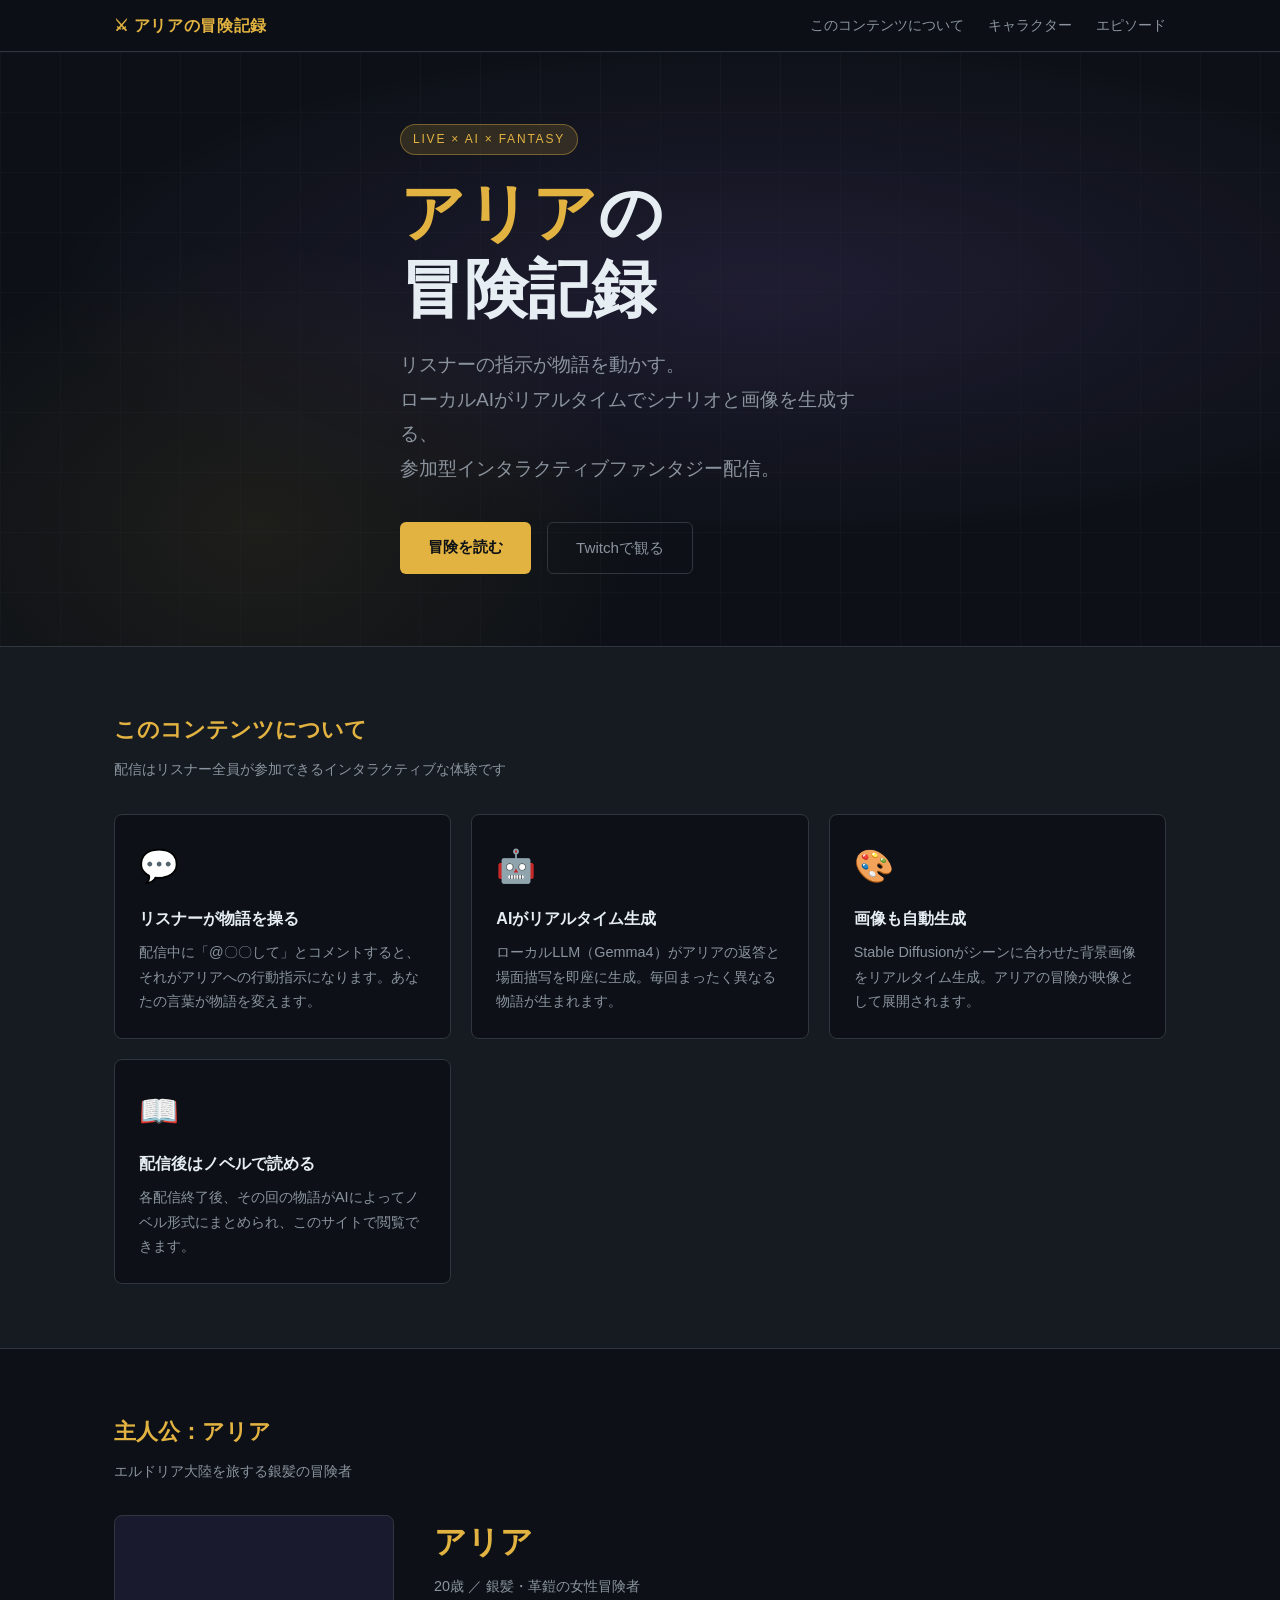
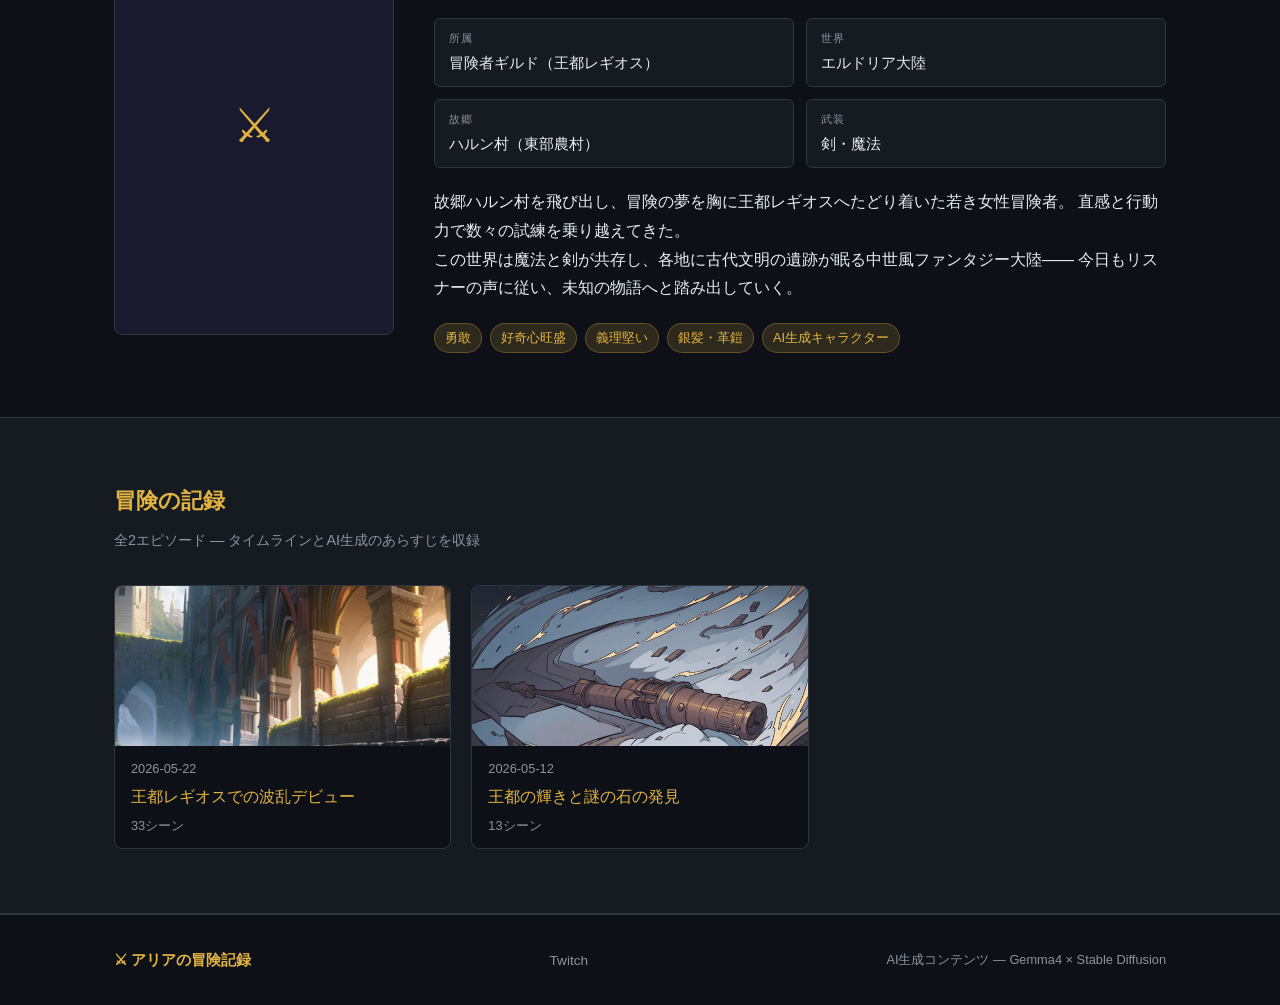
<file: docs/index.html>
<!DOCTYPE html>
<html lang="ja">
<head>
  <meta charset="UTF-8">
  <meta name="viewport" content="width=device-width, initial-scale=1">
  <title>アリアの冒険記録 — リスナーと紡ぐリアルタイムファンタジー</title>
  <link rel="stylesheet" href="assets/style.css">
</head>
<body>

  <nav>
    <div class="nav-inner">
      <span class="nav-logo">⚔ アリアの冒険記録</span>
      <div class="nav-links">
        <a href="#about" class="nav-link">このコンテンツについて</a>
        <a href="#character" class="nav-link">キャラクター</a>
        <a href="#episodes" class="nav-link">エピソード</a>
      </div>
    </div>
  </nav>

  <section class="hero">
    <div class="hero-bg"></div>
    <div class="hero-grid-overlay"></div>
    <div class="hero-content">
      <div class="hero-badge">LIVE × AI × FANTASY</div>
      <h1 class="hero-title"><span>アリア</span>の<br>冒険記録</h1>
      <p class="hero-lead">
        リスナーの指示が物語を動かす。<br>
        ローカルAIがリアルタイムでシナリオと画像を生成する、<br>
        参加型インタラクティブファンタジー配信。
      </p>
      <div class="hero-actions">
        <a href="#episodes" class="btn-primary">冒険を読む</a>
        <a href="https://twitch.tv/nakamu1770" target="_blank" rel="noopener" class="btn-secondary">Twitchで観る</a>
      </div>
    </div>
  </section>

  <section class="concept" id="about">
    <div class="inner">
      <h2 class="section-title">このコンテンツについて</h2>
      <p class="section-sub">配信はリスナー全員が参加できるインタラクティブな体験です</p>
      <div class="concept-grid">
        <div class="concept-card">
          <div class="concept-icon">💬</div>
          <div class="concept-head">リスナーが物語を操る</div>
          <p>配信中に「@〇〇して」とコメントすると、それがアリアへの行動指示になります。あなたの言葉が物語を変えます。</p>
        </div>
        <div class="concept-card">
          <div class="concept-icon">🤖</div>
          <div class="concept-head">AIがリアルタイム生成</div>
          <p>ローカルLLM（Gemma4）がアリアの返答と場面描写を即座に生成。毎回まったく異なる物語が生まれます。</p>
        </div>
        <div class="concept-card">
          <div class="concept-icon">🎨</div>
          <div class="concept-head">画像も自動生成</div>
          <p>Stable Diffusionがシーンに合わせた背景画像をリアルタイム生成。アリアの冒険が映像として展開されます。</p>
        </div>
        <div class="concept-card">
          <div class="concept-icon">📖</div>
          <div class="concept-head">配信後はノベルで読める</div>
          <p>各配信終了後、その回の物語がAIによってノベル形式にまとめられ、このサイトで閲覧できます。</p>
        </div>
      </div>
    </div>
  </section>

  <section class="character" id="character">
    <div class="inner">
      <h2 class="section-title">主人公：アリア</h2>
      <p class="section-sub">エルドリア大陸を旅する銀髪の冒険者</p>
      <div class="char-layout">
        <div class="char-img-box">⚔</div>
        <div>
          <div class="char-name">アリア</div>
          <div class="char-subtitle">20歳 ／ 銀髪・革鎧の女性冒険者</div>
          <div class="char-stats">
            <div class="char-stat">
              <div class="char-stat-label">所属</div>
              <div class="char-stat-value">冒険者ギルド（王都レギオス）</div>
            </div>
            <div class="char-stat">
              <div class="char-stat-label">世界</div>
              <div class="char-stat-value">エルドリア大陸</div>
            </div>
            <div class="char-stat">
              <div class="char-stat-label">故郷</div>
              <div class="char-stat-value">ハルン村（東部農村）</div>
            </div>
            <div class="char-stat">
              <div class="char-stat-label">武装</div>
              <div class="char-stat-value">剣・魔法</div>
            </div>
          </div>
          <p class="char-desc">
            故郷ハルン村を飛び出し、冒険の夢を胸に王都レギオスへたどり着いた若き女性冒険者。
            直感と行動力で数々の試練を乗り越えてきた。<br>
            この世界は魔法と剣が共存し、各地に古代文明の遺跡が眠る中世風ファンタジー大陸——
            今日もリスナーの声に従い、未知の物語へと踏み出していく。
          </p>
          <div class="char-tags">
            <span class="tag">勇敢</span>
            <span class="tag">好奇心旺盛</span>
            <span class="tag">義理堅い</span>
            <span class="tag">銀髪・革鎧</span>
            <span class="tag">AI生成キャラクター</span>
          </div>
        </div>
      </div>
    </div>
  </section>

  <section class="episodes-section" id="episodes">
    <div class="inner">
      <h2 class="section-title">冒険の記録</h2>
      <p class="section-sub">全2エピソード — タイムラインとAI生成のあらすじを収録</p>
      <div class="episode-grid"><a href="episodes/2026-05-22/index.html" class="episode-card">
  <img src="episodes/2026-05-22/img_000.jpg" alt="" loading="lazy">
  <div class="card-info">
    <div class="card-date">2026-05-22</div>
    <div class="card-title">王都レギオスでの波乱デビュー</div>
    <div class="card-count">33シーン</div>
  </div>
</a>
<a href="episodes/2026-05-12/index.html" class="episode-card">
  <img src="episodes/2026-05-12/img_000.jpg" alt="" loading="lazy">
  <div class="card-info">
    <div class="card-date">2026-05-12</div>
    <div class="card-title">王都の輝きと謎の石の発見</div>
    <div class="card-count">13シーン</div>
  </div>
</a></div>
    </div>
  </section>

  <footer>
    <div class="footer-inner">
      <span class="footer-logo">⚔ アリアの冒険記録</span>
      <div class="footer-links">
        <a href="https://twitch.tv/nakamu1770" target="_blank" rel="noopener" class="footer-link">Twitch</a>
      </div>
      <span class="footer-copy">AI生成コンテンツ — Gemma4 × Stable Diffusion</span>
    </div>
  </footer>

</body>
</html>
</file>
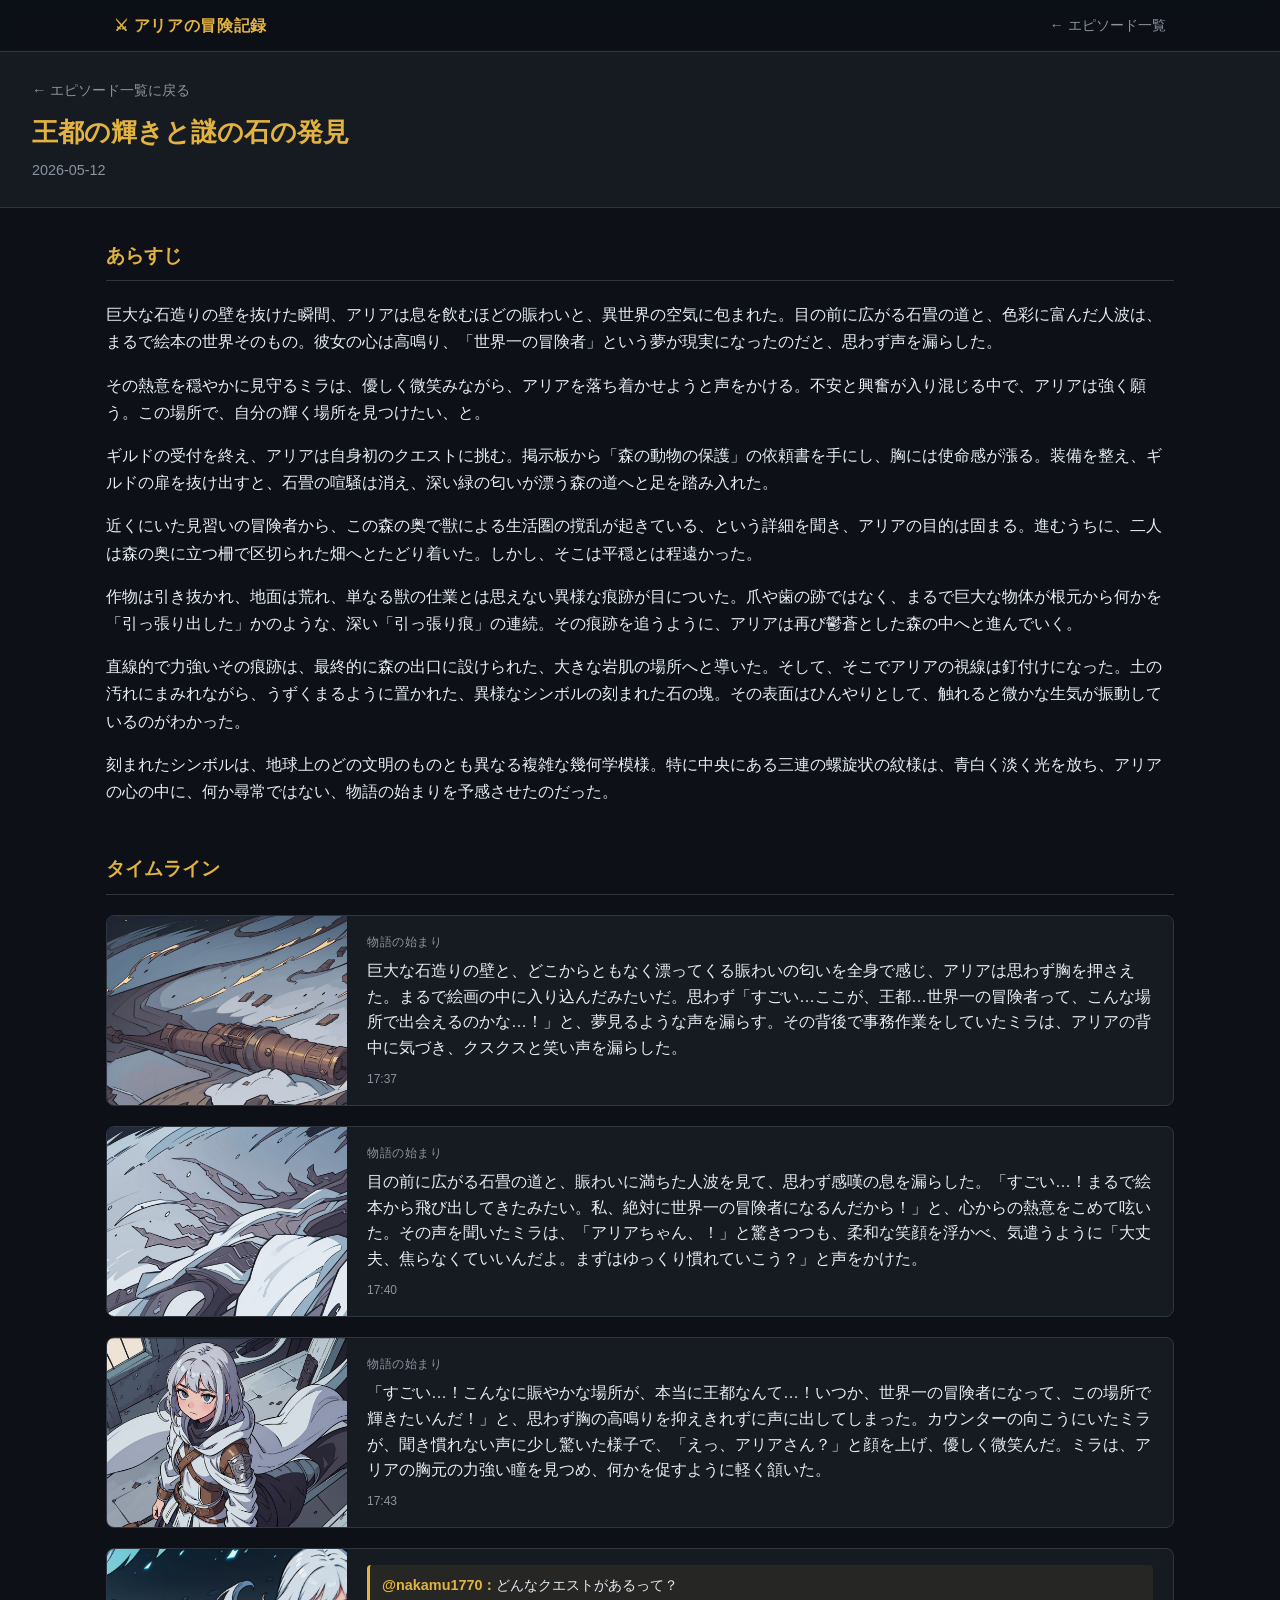
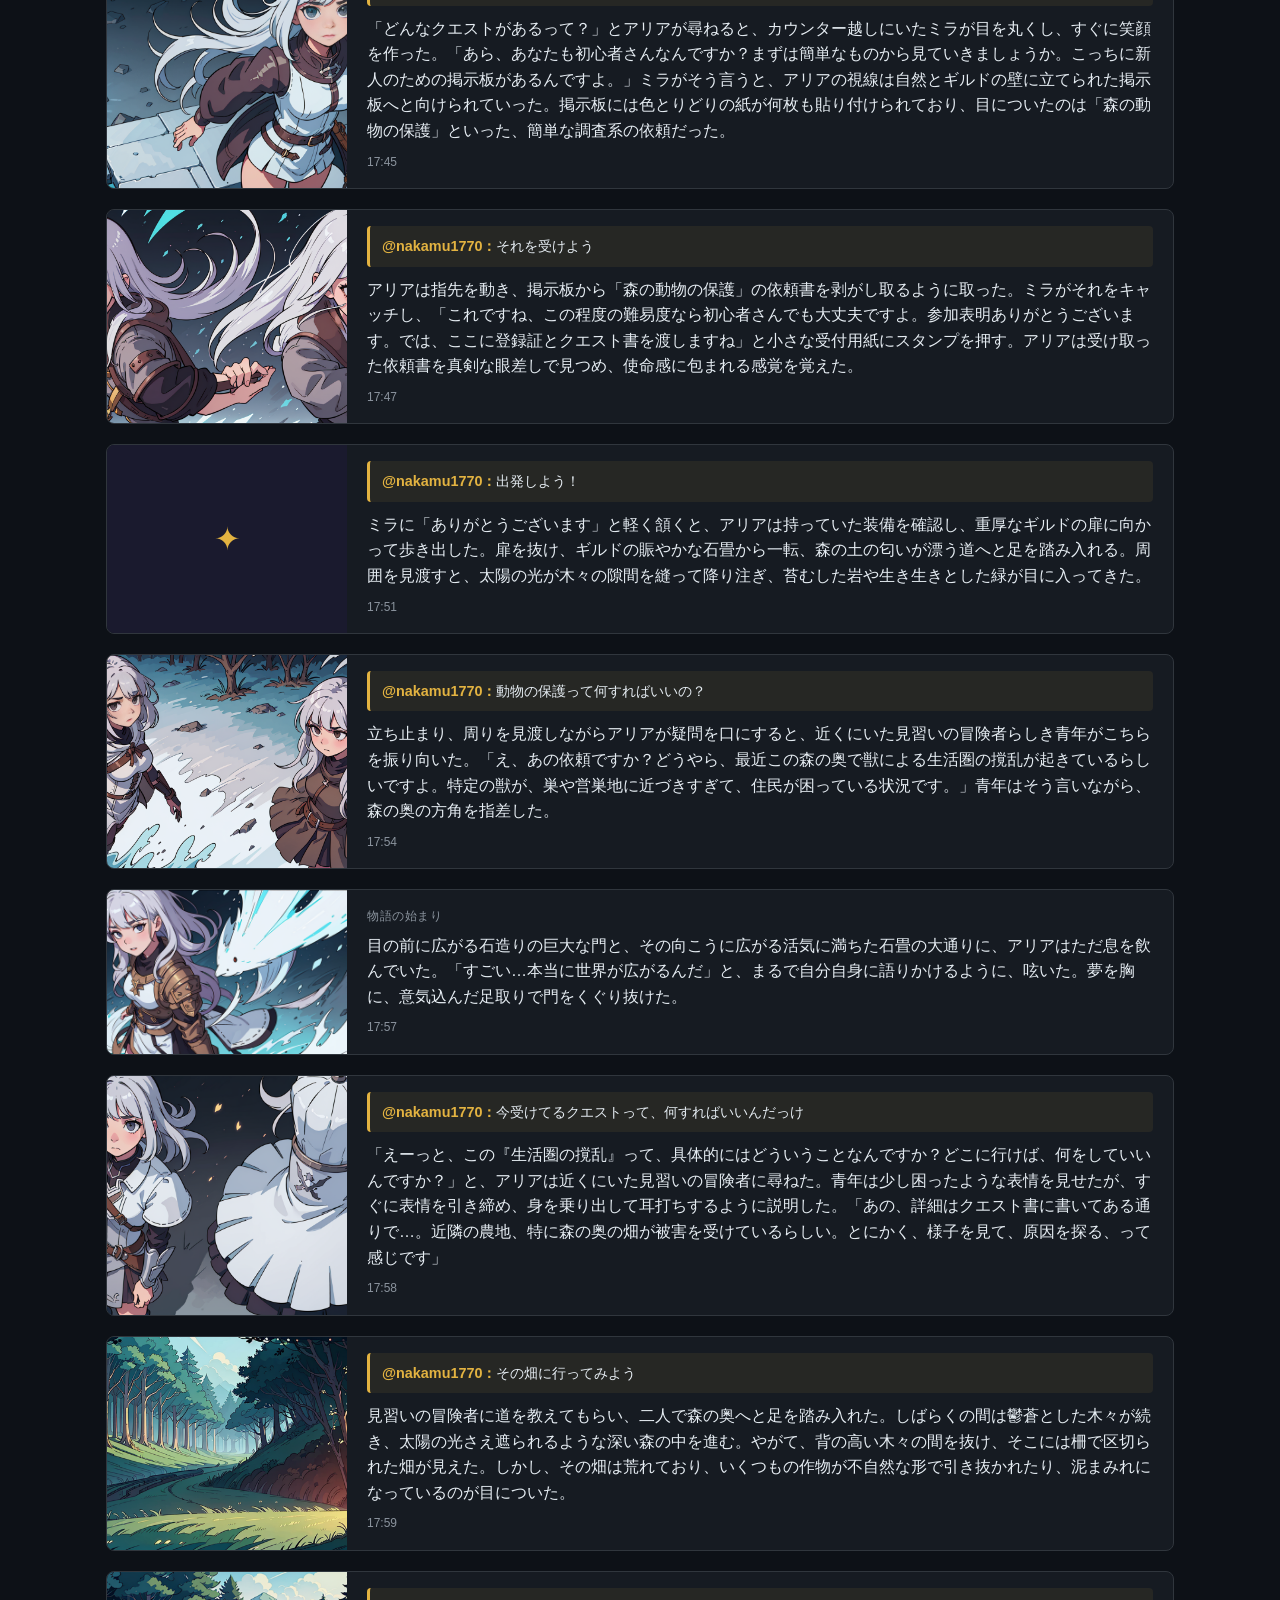
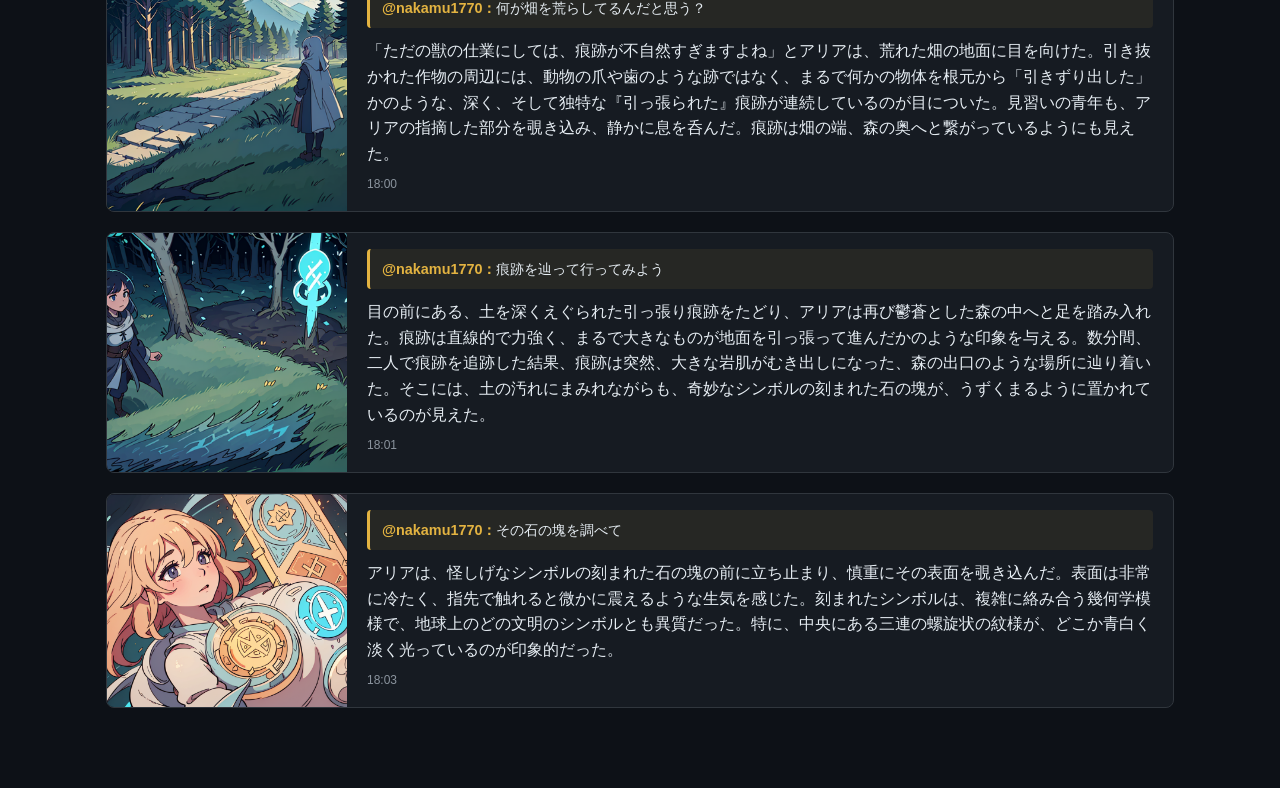
<file: docs/episodes/2026-05-12/index.html>
<!DOCTYPE html>
<html lang="ja">
<head>
  <meta charset="UTF-8">
  <meta name="viewport" content="width=device-width, initial-scale=1">
  <title>王都の輝きと謎の石の発見 — アリアの冒険記録</title>
  <link rel="stylesheet" href="../../assets/style.css">
</head>
<body>
  <nav>
    <div class="nav-inner">
      <span class="nav-logo">⚔ アリアの冒険記録</span>
      <div class="nav-links">
        <a href="../../" class="nav-link">← エピソード一覧</a>
      </div>
    </div>
  </nav>
  <header class="ep-header">
    <a class="back-link" href="../../">← エピソード一覧に戻る</a>
    <h1>王都の輝きと謎の石の発見</h1>
    <div class="page-date">2026-05-12</div>
  </header>
  <main class="ep-main">
    <section class="ep-section">
      <h2>あらすじ</h2>
      <div class="novel-text"><p>巨大な石造りの壁を抜けた瞬間、アリアは息を飲むほどの賑わいと、異世界の空気に包まれた。目の前に広がる石畳の道と、色彩に富んだ人波は、まるで絵本の世界そのもの。彼女の心は高鳴り、「世界一の冒険者」という夢が現実になったのだと、思わず声を漏らした。</p>
<p>その熱意を穏やかに見守るミラは、優しく微笑みながら、アリアを落ち着かせようと声をかける。不安と興奮が入り混じる中で、アリアは強く願う。この場所で、自分の輝く場所を見つけたい、と。</p>
<p>ギルドの受付を終え、アリアは自身初のクエストに挑む。掲示板から「森の動物の保護」の依頼書を手にし、胸には使命感が漲る。装備を整え、ギルドの扉を抜け出すと、石畳の喧騒は消え、深い緑の匂いが漂う森の道へと足を踏み入れた。</p>
<p>近くにいた見習いの冒険者から、この森の奥で獣による生活圏の撹乱が起きている、という詳細を聞き、アリアの目的は固まる。進むうちに、二人は森の奥に立つ柵で区切られた畑へとたどり着いた。しかし、そこは平穏とは程遠かった。</p>
<p>作物は引き抜かれ、地面は荒れ、単なる獣の仕業とは思えない異様な痕跡が目についた。爪や歯の跡ではなく、まるで巨大な物体が根元から何かを「引っ張り出した」かのような、深い「引っ張り痕」の連続。その痕跡を追うように、アリアは再び鬱蒼とした森の中へと進んでいく。</p>
<p>直線的で力強いその痕跡は、最終的に森の出口に設けられた、大きな岩肌の場所へと導いた。そして、そこでアリアの視線は釘付けになった。土の汚れにまみれながら、うずくまるように置かれた、異様なシンボルの刻まれた石の塊。その表面はひんやりとして、触れると微かな生気が振動しているのがわかった。</p>
<p>刻まれたシンボルは、地球上のどの文明のものとも異なる複雑な幾何学模様。特に中央にある三連の螺旋状の紋様は、青白く淡く光を放ち、アリアの心の中に、何か尋常ではない、物語の始まりを予感させたのだった。</p></div>
    </section>
    <section class="ep-section">
      <h2>タイムライン</h2>
      <div class="timeline"><div class="event"><div class="event-image"><img src="img_000.jpg" alt="" loading="lazy"></div><div class="event-body">
  <div class="event-label">物語の始まり</div>
  <div class="event-reply">巨大な石造りの壁と、どこからともなく漂ってくる賑わいの匂いを全身で感じ、アリアは思わず胸を押さえた。まるで絵画の中に入り込んだみたいだ。思わず「すごい…ここが、王都…世界一の冒険者って、こんな場所で出会えるのかな…！」と、夢見るような声を漏らす。その背後で事務作業をしていたミラは、アリアの背中に気づき、クスクスと笑い声を漏らした。</div>
  <div class="event-time">17:37</div>
</div></div><div class="event"><div class="event-image"><img src="img_001.jpg" alt="" loading="lazy"></div><div class="event-body">
  <div class="event-label">物語の始まり</div>
  <div class="event-reply">目の前に広がる石畳の道と、賑わいに満ちた人波を見て、思わず感嘆の息を漏らした。「すごい…！まるで絵本から飛び出してきたみたい。私、絶対に世界一の冒険者になるんだから！」と、心からの熱意をこめて呟いた。その声を聞いたミラは、「アリアちゃん、！」と驚きつつも、柔和な笑顔を浮かべ、気遣うように「大丈夫、焦らなくていいんだよ。まずはゆっくり慣れていこう？」と声をかけた。</div>
  <div class="event-time">17:40</div>
</div></div><div class="event"><div class="event-image"><img src="img_002.jpg" alt="" loading="lazy"></div><div class="event-body">
  <div class="event-label">物語の始まり</div>
  <div class="event-reply">「すごい…！こんなに賑やかな場所が、本当に王都なんて…！いつか、世界一の冒険者になって、この場所で輝きたいんだ！」と、思わず胸の高鳴りを抑えきれずに声に出してしまった。カウンターの向こうにいたミラが、聞き慣れない声に少し驚いた様子で、「えっ、アリアさん？」と顔を上げ、優しく微笑んだ。ミラは、アリアの胸元の力強い瞳を見つめ、何かを促すように軽く頷いた。</div>
  <div class="event-time">17:43</div>
</div></div><div class="event"><div class="event-image"><img src="img_003.jpg" alt="" loading="lazy"></div><div class="event-body">
  <div class="event-comment"><span class="commenter">@nakamu1770：</span>どんなクエストがあるって？</div>
  <div class="event-reply">「どんなクエストがあるって？」とアリアが尋ねると、カウンター越しにいたミラが目を丸くし、すぐに笑顔を作った。「あら、あなたも初心者さんなんですか？まずは簡単なものから見ていきましょうか。こっちに新人のための掲示板があるんですよ。」ミラがそう言うと、アリアの視線は自然とギルドの壁に立てられた掲示板へと向けられていった。掲示板には色とりどりの紙が何枚も貼り付けられており、目についたのは「森の動物の保護」といった、簡単な調査系の依頼だった。</div>
  <div class="event-time">17:45</div>
</div></div><div class="event"><div class="event-image"><img src="img_004.jpg" alt="" loading="lazy"></div><div class="event-body">
  <div class="event-comment"><span class="commenter">@nakamu1770：</span>それを受けよう</div>
  <div class="event-reply">アリアは指先を動き、掲示板から「森の動物の保護」の依頼書を剥がし取るように取った。ミラがそれをキャッチし、「これですね、この程度の難易度なら初心者さんでも大丈夫ですよ。参加表明ありがとうございます。では、ここに登録証とクエスト書を渡しますね」と小さな受付用紙にスタンプを押す。アリアは受け取った依頼書を真剣な眼差しで見つめ、使命感に包まれる感覚を覚えた。</div>
  <div class="event-time">17:47</div>
</div></div><div class="event"><div class="event-no-image">✦</div><div class="event-body">
  <div class="event-comment"><span class="commenter">@nakamu1770：</span>出発しよう！</div>
  <div class="event-reply">ミラに「ありがとうございます」と軽く頷くと、アリアは持っていた装備を確認し、重厚なギルドの扉に向かって歩き出した。扉を抜け、ギルドの賑やかな石畳から一転、森の土の匂いが漂う道へと足を踏み入れる。周囲を見渡すと、太陽の光が木々の隙間を縫って降り注ぎ、苔むした岩や生き生きとした緑が目に入ってきた。</div>
  <div class="event-time">17:51</div>
</div></div><div class="event"><div class="event-image"><img src="img_006.jpg" alt="" loading="lazy"></div><div class="event-body">
  <div class="event-comment"><span class="commenter">@nakamu1770：</span>動物の保護って何すればいいの？</div>
  <div class="event-reply">立ち止まり、周りを見渡しながらアリアが疑問を口にすると、近くにいた見習いの冒険者らしき青年がこちらを振り向いた。「え、あの依頼ですか？どうやら、最近この森の奥で獣による生活圏の撹乱が起きているらしいですよ。特定の獣が、巣や営巣地に近づきすぎて、住民が困っている状況です。」青年はそう言いながら、森の奥の方角を指差した。</div>
  <div class="event-time">17:54</div>
</div></div><div class="event"><div class="event-image"><img src="img_007.jpg" alt="" loading="lazy"></div><div class="event-body">
  <div class="event-label">物語の始まり</div>
  <div class="event-reply">目の前に広がる石造りの巨大な門と、その向こうに広がる活気に満ちた石畳の大通りに、アリアはただ息を飲んでいた。「すごい…本当に世界が広がるんだ」と、まるで自分自身に語りかけるように、呟いた。夢を胸に、意気込んだ足取りで門をくぐり抜けた。</div>
  <div class="event-time">17:57</div>
</div></div><div class="event"><div class="event-image"><img src="img_008.jpg" alt="" loading="lazy"></div><div class="event-body">
  <div class="event-comment"><span class="commenter">@nakamu1770：</span>今受けてるクエストって、何すればいいんだっけ</div>
  <div class="event-reply">「えーっと、この『生活圏の撹乱』って、具体的にはどういうことなんですか？どこに行けば、何をしていいんですか？」と、アリアは近くにいた見習いの冒険者に尋ねた。青年は少し困ったような表情を見せたが、すぐに表情を引き締め、身を乗り出して耳打ちするように説明した。「あの、詳細はクエスト書に書いてある通りで…。近隣の農地、特に森の奥の畑が被害を受けているらしい。とにかく、様子を見て、原因を探る、って感じです」</div>
  <div class="event-time">17:58</div>
</div></div><div class="event"><div class="event-image"><img src="img_009.jpg" alt="" loading="lazy"></div><div class="event-body">
  <div class="event-comment"><span class="commenter">@nakamu1770：</span>その畑に行ってみよう</div>
  <div class="event-reply">見習いの冒険者に道を教えてもらい、二人で森の奥へと足を踏み入れた。しばらくの間は鬱蒼とした木々が続き、太陽の光さえ遮られるような深い森の中を進む。やがて、背の高い木々の間を抜け、そこには柵で区切られた畑が見えた。しかし、その畑は荒れており、いくつもの作物が不自然な形で引き抜かれたり、泥まみれになっているのが目についた。</div>
  <div class="event-time">17:59</div>
</div></div><div class="event"><div class="event-image"><img src="img_010.jpg" alt="" loading="lazy"></div><div class="event-body">
  <div class="event-comment"><span class="commenter">@nakamu1770：</span>何が畑を荒らしてるんだと思う？</div>
  <div class="event-reply">「ただの獣の仕業にしては、痕跡が不自然すぎますよね」とアリアは、荒れた畑の地面に目を向けた。引き抜かれた作物の周辺には、動物の爪や歯のような跡ではなく、まるで何かの物体を根元から「引きずり出した」かのような、深く、そして独特な『引っ張られた』痕跡が連続しているのが目についた。見習いの青年も、アリアの指摘した部分を覗き込み、静かに息を呑んだ。痕跡は畑の端、森の奥へと繋がっているようにも見えた。</div>
  <div class="event-time">18:00</div>
</div></div><div class="event"><div class="event-image"><img src="img_011.jpg" alt="" loading="lazy"></div><div class="event-body">
  <div class="event-comment"><span class="commenter">@nakamu1770：</span>痕跡を辿って行ってみよう</div>
  <div class="event-reply">目の前にある、土を深くえぐられた引っ張り痕跡をたどり、アリアは再び鬱蒼とした森の中へと足を踏み入れた。痕跡は直線的で力強く、まるで大きなものが地面を引っ張って進んだかのような印象を与える。数分間、二人で痕跡を追跡した結果、痕跡は突然、大きな岩肌がむき出しになった、森の出口のような場所に辿り着いた。そこには、土の汚れにまみれながらも、奇妙なシンボルの刻まれた石の塊が、うずくまるように置かれているのが見えた。</div>
  <div class="event-time">18:01</div>
</div></div><div class="event"><div class="event-image"><img src="img_012.jpg" alt="" loading="lazy"></div><div class="event-body">
  <div class="event-comment"><span class="commenter">@nakamu1770：</span>その石の塊を調べて</div>
  <div class="event-reply">アリアは、怪しげなシンボルの刻まれた石の塊の前に立ち止まり、慎重にその表面を覗き込んだ。表面は非常に冷たく、指先で触れると微かに震えるような生気を感じた。刻まれたシンボルは、複雑に絡み合う幾何学模様で、地球上のどの文明のシンボルとも異質だった。特に、中央にある三連の螺旋状の紋様が、どこか青白く淡く光っているのが印象的だった。</div>
  <div class="event-time">18:03</div>
</div></div></div>
    </section>
  </main>
</body>
</html>
</file>
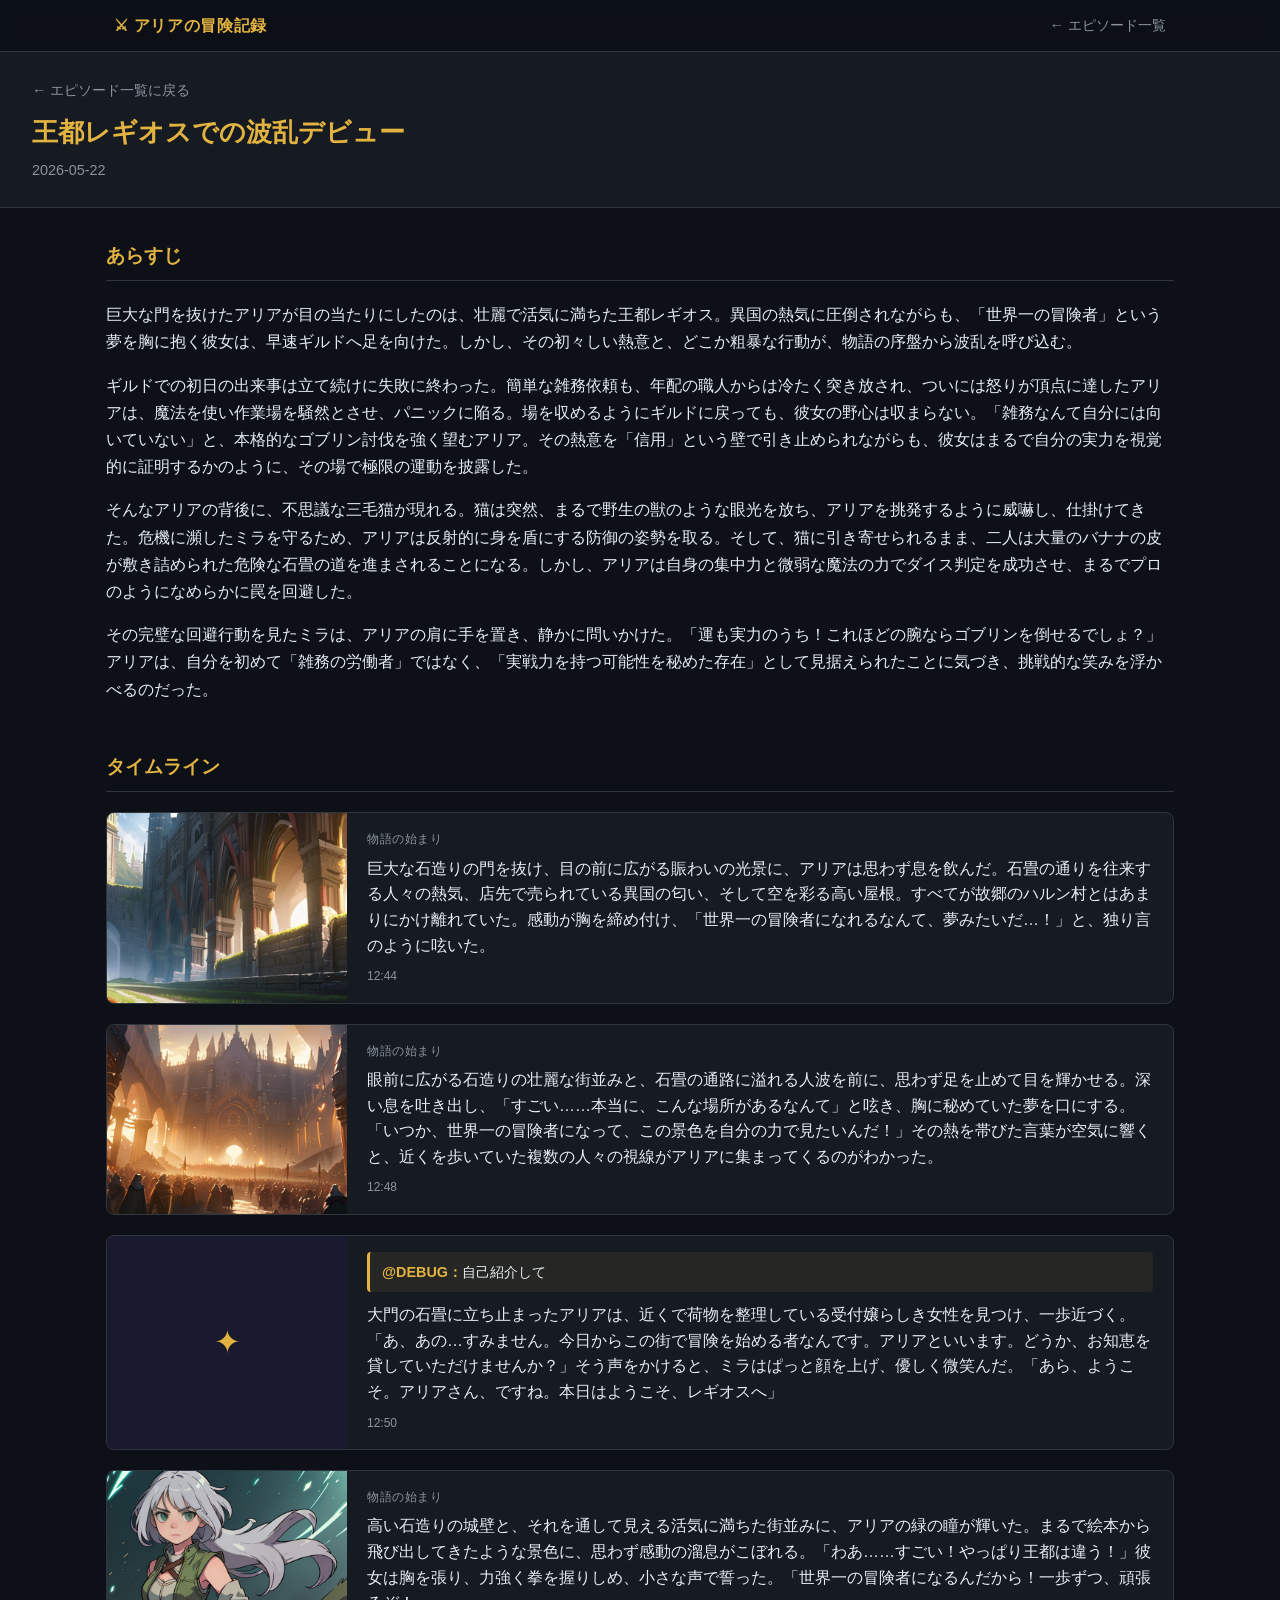
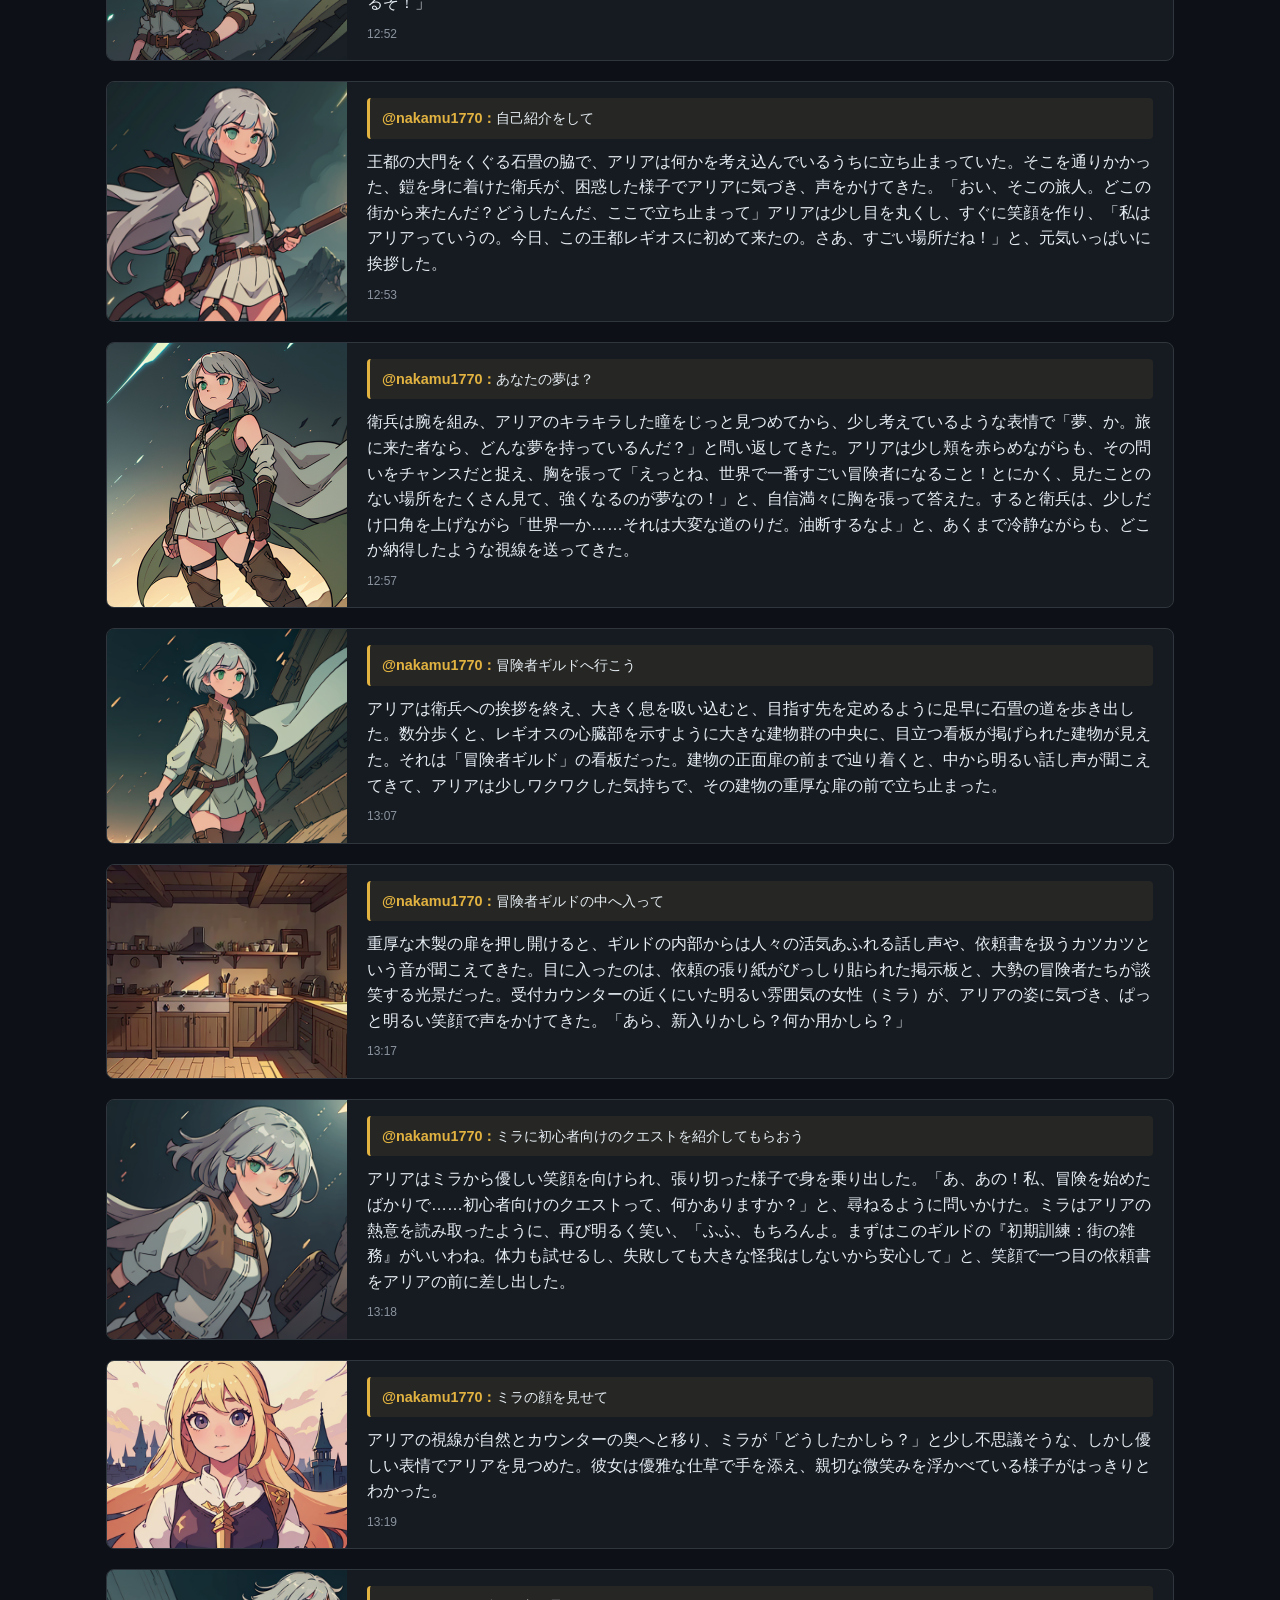
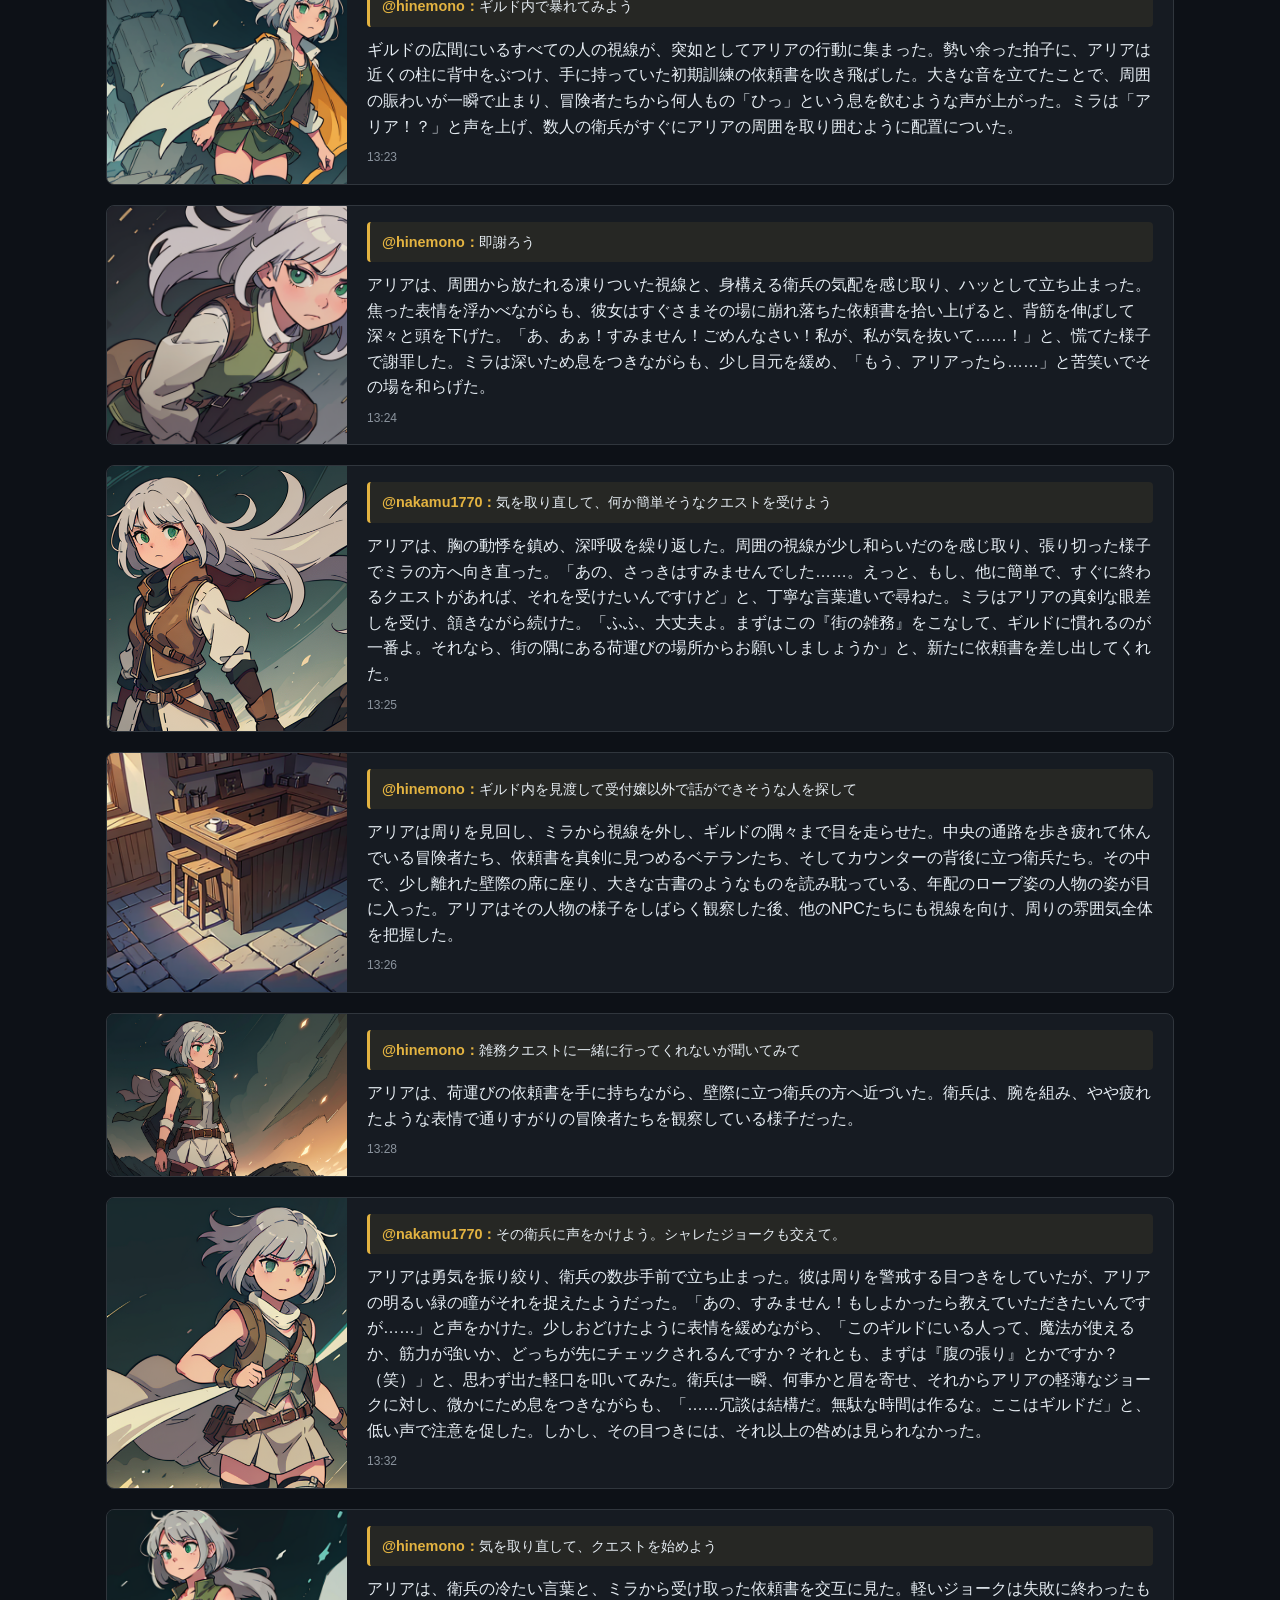
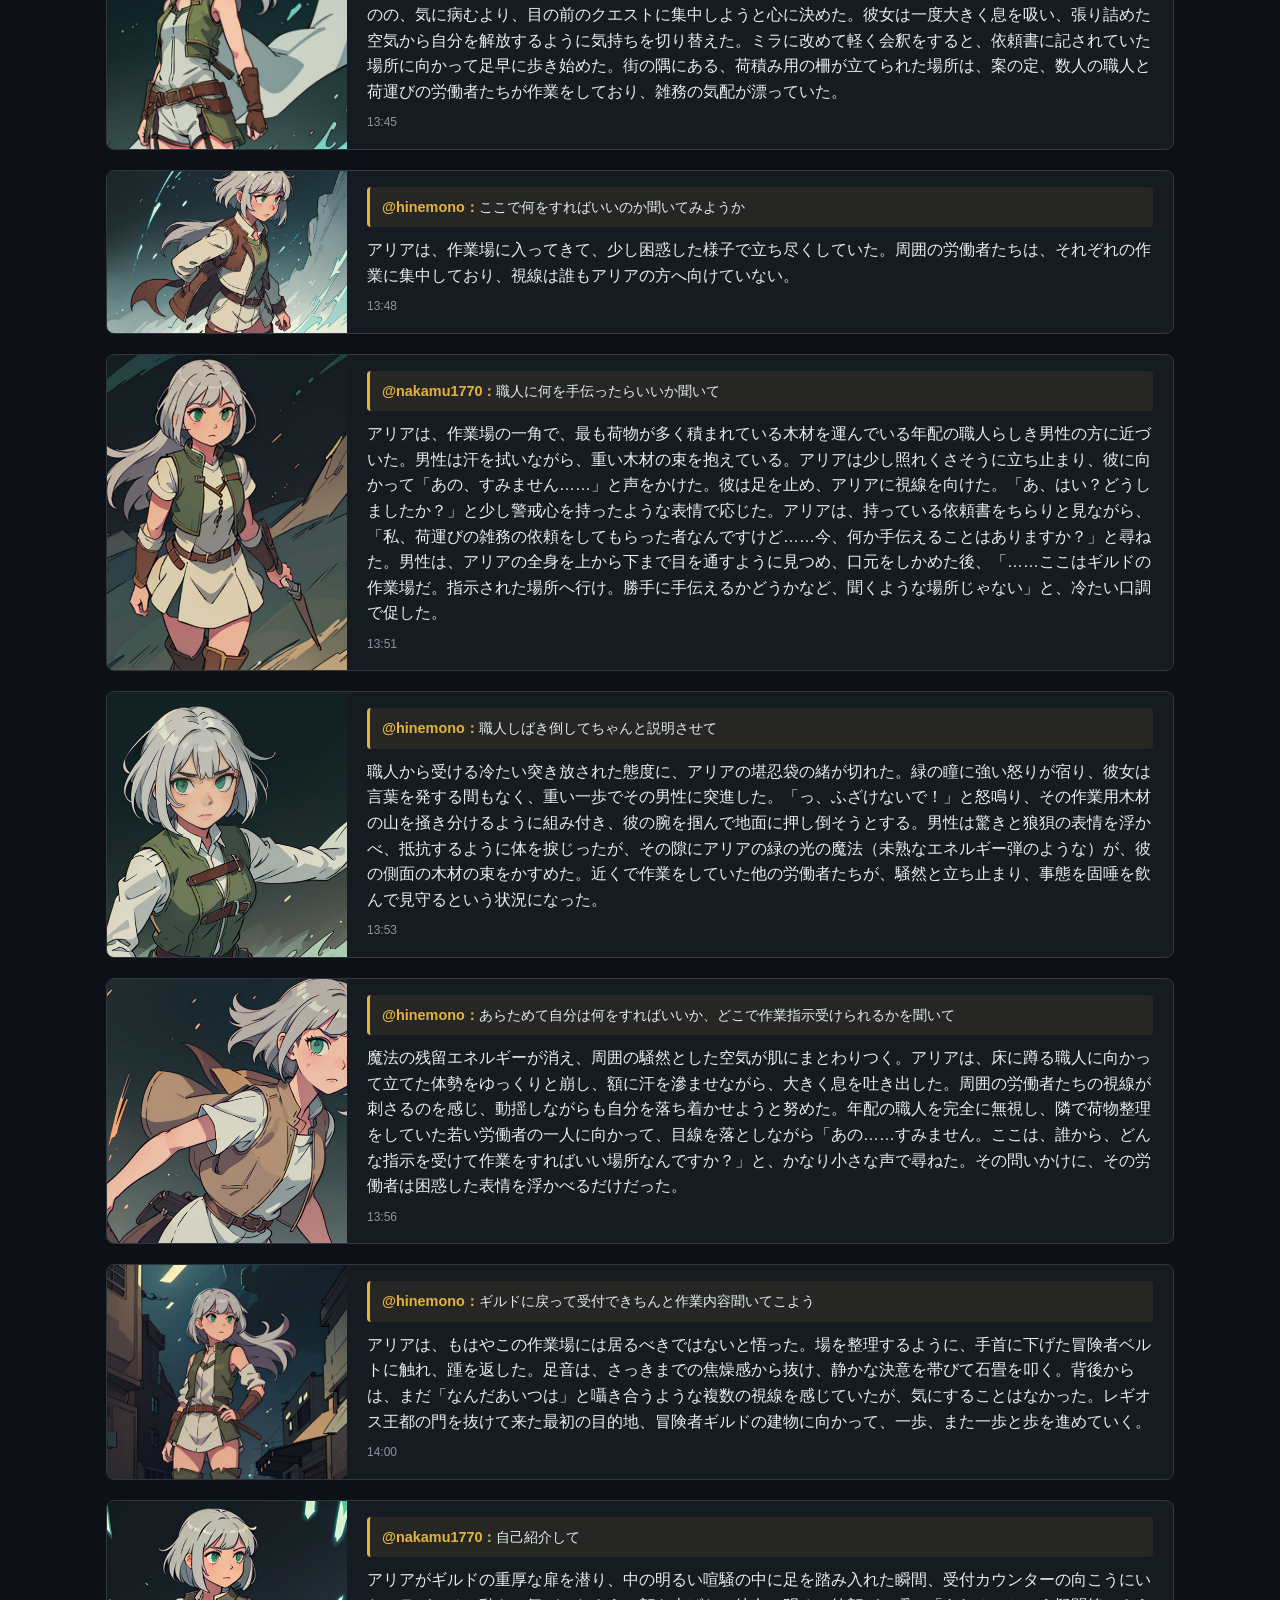
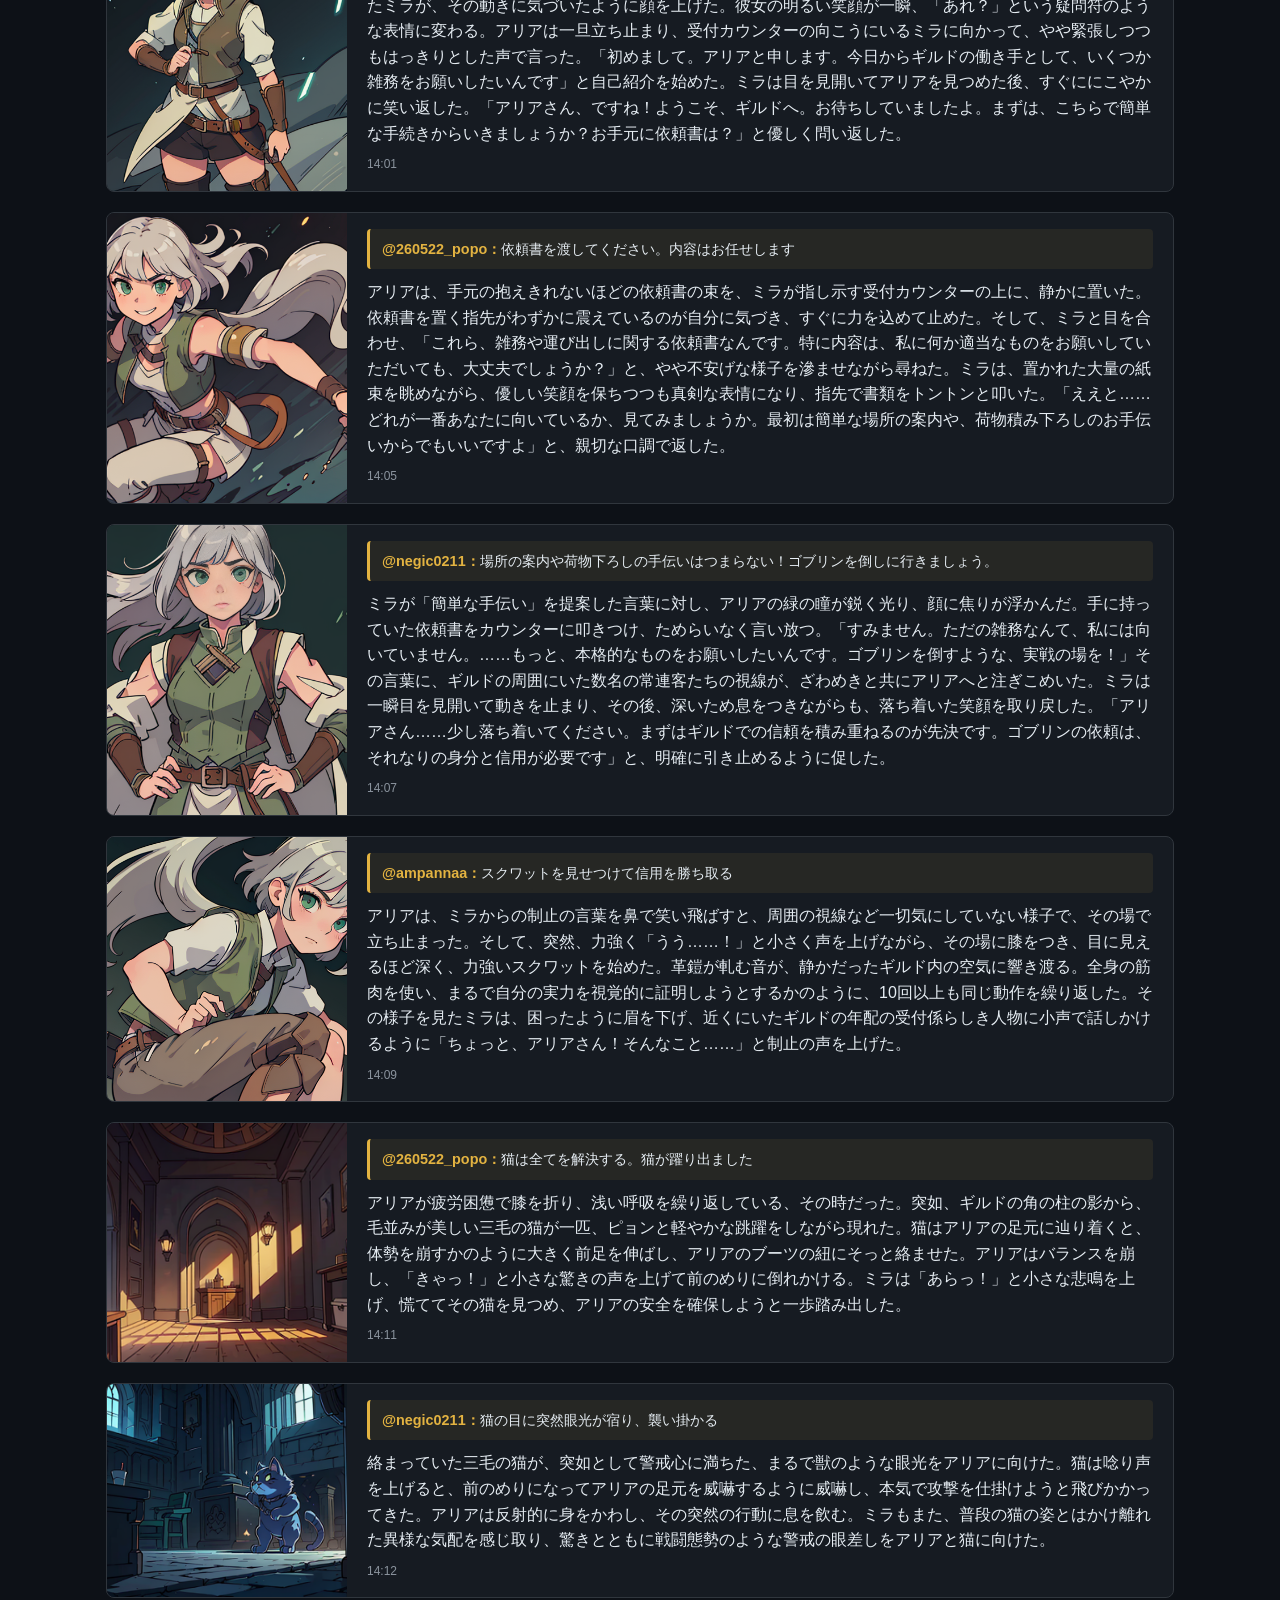
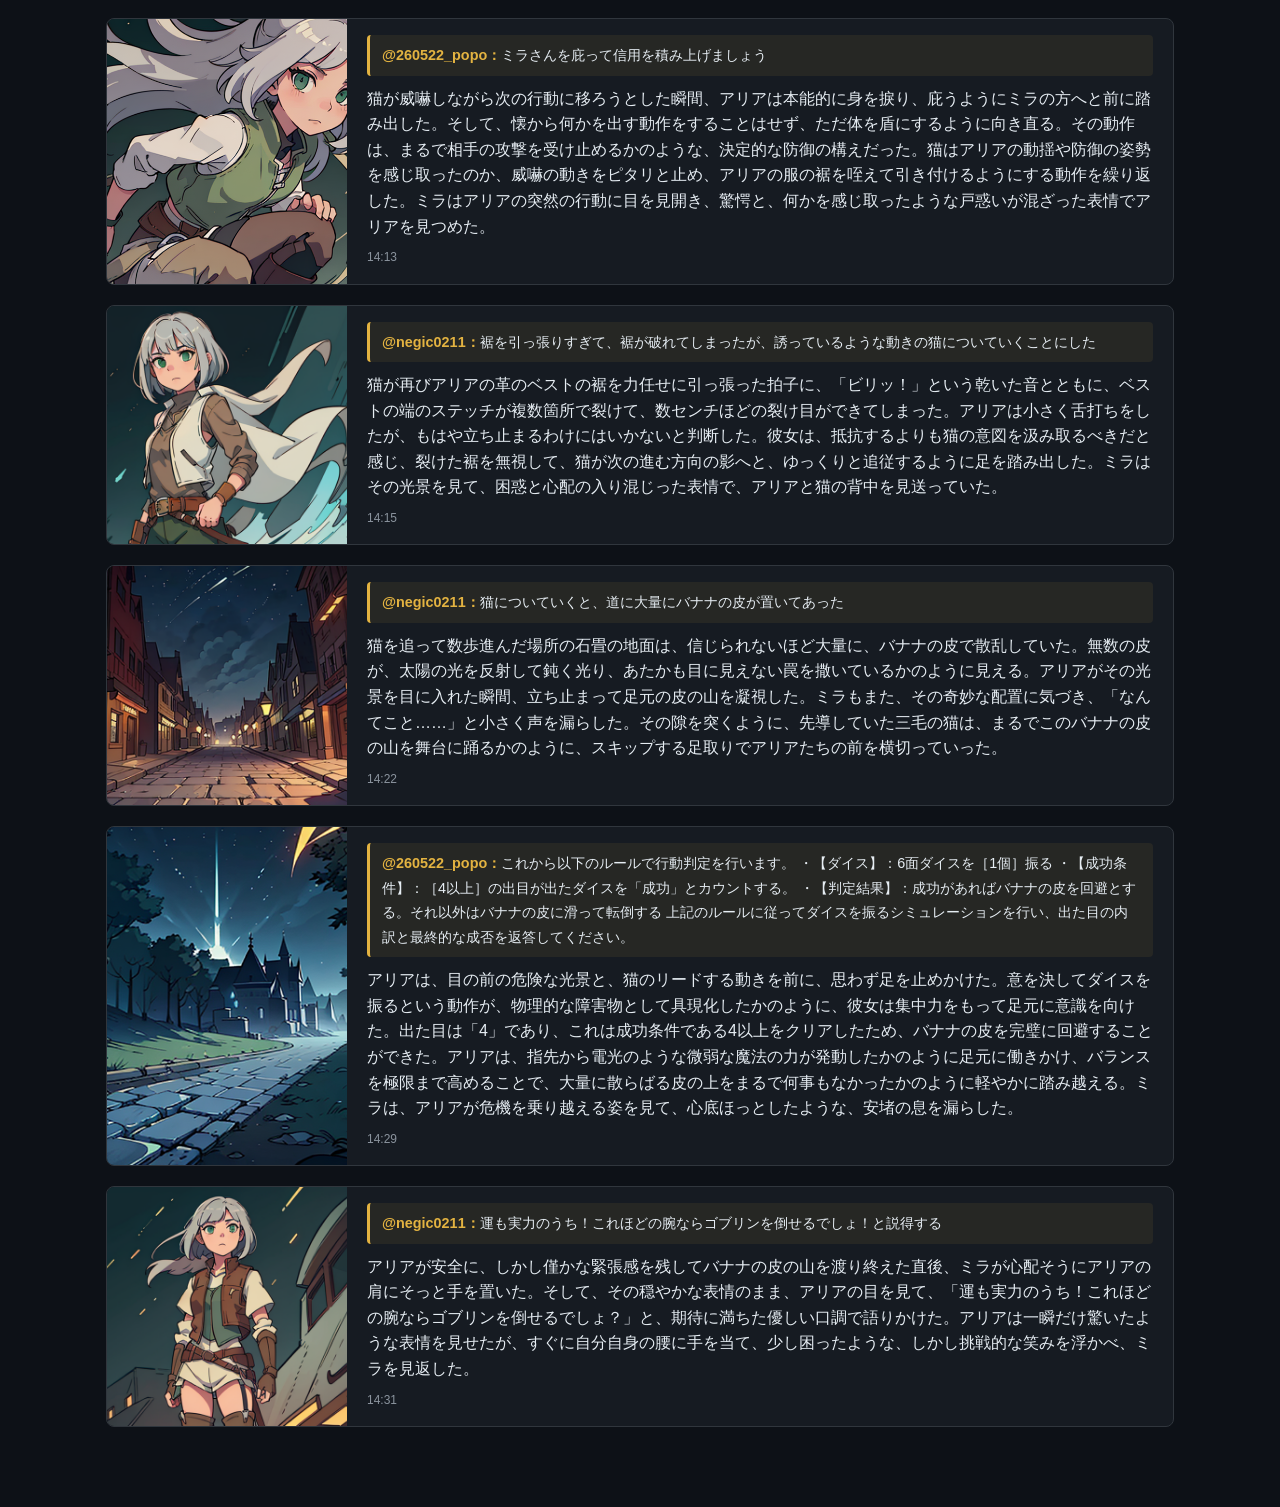
<file: docs/episodes/2026-05-22/index.html>
<!DOCTYPE html>
<html lang="ja">
<head>
  <meta charset="UTF-8">
  <meta name="viewport" content="width=device-width, initial-scale=1">
  <title>王都レギオスでの波乱デビュー — アリアの冒険記録</title>
  <link rel="stylesheet" href="../../assets/style.css">
</head>
<body>
  <nav>
    <div class="nav-inner">
      <span class="nav-logo">⚔ アリアの冒険記録</span>
      <div class="nav-links">
        <a href="../../" class="nav-link">← エピソード一覧</a>
      </div>
    </div>
  </nav>
  <header class="ep-header">
    <a class="back-link" href="../../">← エピソード一覧に戻る</a>
    <h1>王都レギオスでの波乱デビュー</h1>
    <div class="page-date">2026-05-22</div>
  </header>
  <main class="ep-main">
    <section class="ep-section">
      <h2>あらすじ</h2>
      <div class="novel-text"><p>巨大な門を抜けたアリアが目の当たりにしたのは、壮麗で活気に満ちた王都レギオス。異国の熱気に圧倒されながらも、「世界一の冒険者」という夢を胸に抱く彼女は、早速ギルドへ足を向けた。しかし、その初々しい熱意と、どこか粗暴な行動が、物語の序盤から波乱を呼び込む。</p>
<p>ギルドでの初日の出来事は立て続けに失敗に終わった。簡単な雑務依頼も、年配の職人からは冷たく突き放され、ついには怒りが頂点に達したアリアは、魔法を使い作業場を騒然とさせ、パニックに陥る。場を収めるようにギルドに戻っても、彼女の野心は収まらない。「雑務なんて自分には向いていない」と、本格的なゴブリン討伐を強く望むアリア。その熱意を「信用」という壁で引き止められながらも、彼女はまるで自分の実力を視覚的に証明するかのように、その場で極限の運動を披露した。</p>
<p>そんなアリアの背後に、不思議な三毛猫が現れる。猫は突然、まるで野生の獣のような眼光を放ち、アリアを挑発するように威嚇し、仕掛けてきた。危機に瀕したミラを守るため、アリアは反射的に身を盾にする防御の姿勢を取る。そして、猫に引き寄せられるまま、二人は大量のバナナの皮が敷き詰められた危険な石畳の道を進まされることになる。しかし、アリアは自身の集中力と微弱な魔法の力でダイス判定を成功させ、まるでプロのようになめらかに罠を回避した。</p>
<p>その完璧な回避行動を見たミラは、アリアの肩に手を置き、静かに問いかけた。「運も実力のうち！これほどの腕ならゴブリンを倒せるでしょ？」アリアは、自分を初めて「雑務の労働者」ではなく、「実戦力を持つ可能性を秘めた存在」として見据えられたことに気づき、挑戦的な笑みを浮かべるのだった。</p></div>
    </section>
    <section class="ep-section">
      <h2>タイムライン</h2>
      <div class="timeline"><div class="event"><div class="event-image"><img src="img_000.jpg" alt="" loading="lazy"></div><div class="event-body">
  <div class="event-label">物語の始まり</div>
  <div class="event-reply">巨大な石造りの門を抜け、目の前に広がる賑わいの光景に、アリアは思わず息を飲んだ。石畳の通りを往来する人々の熱気、店先で売られている異国の匂い、そして空を彩る高い屋根。すべてが故郷のハルン村とはあまりにかけ離れていた。感動が胸を締め付け、「世界一の冒険者になれるなんて、夢みたいだ…！」と、独り言のように呟いた。</div>
  <div class="event-time">12:44</div>
</div></div><div class="event"><div class="event-image"><img src="img_001.jpg" alt="" loading="lazy"></div><div class="event-body">
  <div class="event-label">物語の始まり</div>
  <div class="event-reply">眼前に広がる石造りの壮麗な街並みと、石畳の通路に溢れる人波を前に、思わず足を止めて目を輝かせる。深い息を吐き出し、「すごい……本当に、こんな場所があるなんて」と呟き、胸に秘めていた夢を口にする。「いつか、世界一の冒険者になって、この景色を自分の力で見たいんだ！」その熱を帯びた言葉が空気に響くと、近くを歩いていた複数の人々の視線がアリアに集まってくるのがわかった。</div>
  <div class="event-time">12:48</div>
</div></div><div class="event"><div class="event-no-image">✦</div><div class="event-body">
  <div class="event-comment"><span class="commenter">@DEBUG：</span>自己紹介して</div>
  <div class="event-reply">大門の石畳に立ち止まったアリアは、近くで荷物を整理している受付嬢らしき女性を見つけ、一歩近づく。「あ、あの…すみません。今日からこの街で冒険を始める者なんです。アリアといいます。どうか、お知恵を貸していただけませんか？」そう声をかけると、ミラはぱっと顔を上げ、優しく微笑んだ。「あら、ようこそ。アリアさん、ですね。本日はようこそ、レギオスへ」</div>
  <div class="event-time">12:50</div>
</div></div><div class="event"><div class="event-image"><img src="img_003.jpg" alt="" loading="lazy"></div><div class="event-body">
  <div class="event-label">物語の始まり</div>
  <div class="event-reply">高い石造りの城壁と、それを通して見える活気に満ちた街並みに、アリアの緑の瞳が輝いた。まるで絵本から飛び出してきたような景色に、思わず感動の溜息がこぼれる。「わあ……すごい！やっぱり王都は違う！」彼女は胸を張り、力強く拳を握りしめ、小さな声で誓った。「世界一の冒険者になるんだから！一歩ずつ、頑張るぞ！」</div>
  <div class="event-time">12:52</div>
</div></div><div class="event"><div class="event-image"><img src="img_004.jpg" alt="" loading="lazy"></div><div class="event-body">
  <div class="event-comment"><span class="commenter">@nakamu1770：</span>自己紹介をして</div>
  <div class="event-reply">王都の大門をくぐる石畳の脇で、アリアは何かを考え込んでいるうちに立ち止まっていた。そこを通りかかった、鎧を身に着けた衛兵が、困惑した様子でアリアに気づき、声をかけてきた。「おい、そこの旅人。どこの街から来たんだ？どうしたんだ、ここで立ち止まって」アリアは少し目を丸くし、すぐに笑顔を作り、「私はアリアっていうの。今日、この王都レギオスに初めて来たの。さあ、すごい場所だね！」と、元気いっぱいに挨拶した。</div>
  <div class="event-time">12:53</div>
</div></div><div class="event"><div class="event-image"><img src="img_005.jpg" alt="" loading="lazy"></div><div class="event-body">
  <div class="event-comment"><span class="commenter">@nakamu1770：</span>あなたの夢は？</div>
  <div class="event-reply">衛兵は腕を組み、アリアのキラキラした瞳をじっと見つめてから、少し考えているような表情で「夢、か。旅に来た者なら、どんな夢を持っているんだ？」と問い返してきた。アリアは少し頬を赤らめながらも、その問いをチャンスだと捉え、胸を張って「えっとね、世界で一番すごい冒険者になること！とにかく、見たことのない場所をたくさん見て、強くなるのが夢なの！」と、自信満々に胸を張って答えた。すると衛兵は、少しだけ口角を上げながら「世界一か……それは大変な道のりだ。油断するなよ」と、あくまで冷静ながらも、どこか納得したような視線を送ってきた。</div>
  <div class="event-time">12:57</div>
</div></div><div class="event"><div class="event-image"><img src="img_006.jpg" alt="" loading="lazy"></div><div class="event-body">
  <div class="event-comment"><span class="commenter">@nakamu1770：</span>冒険者ギルドへ行こう</div>
  <div class="event-reply">アリアは衛兵への挨拶を終え、大きく息を吸い込むと、目指す先を定めるように足早に石畳の道を歩き出した。数分歩くと、レギオスの心臓部を示すように大きな建物群の中央に、目立つ看板が掲げられた建物が見えた。それは「冒険者ギルド」の看板だった。建物の正面扉の前まで辿り着くと、中から明るい話し声が聞こえてきて、アリアは少しワクワクした気持ちで、その建物の重厚な扉の前で立ち止まった。</div>
  <div class="event-time">13:07</div>
</div></div><div class="event"><div class="event-image"><img src="img_007.jpg" alt="" loading="lazy"></div><div class="event-body">
  <div class="event-comment"><span class="commenter">@nakamu1770：</span>冒険者ギルドの中へ入って</div>
  <div class="event-reply">重厚な木製の扉を押し開けると、ギルドの内部からは人々の活気あふれる話し声や、依頼書を扱うカツカツという音が聞こえてきた。目に入ったのは、依頼の張り紙がびっしり貼られた掲示板と、大勢の冒険者たちが談笑する光景だった。受付カウンターの近くにいた明るい雰囲気の女性（ミラ）が、アリアの姿に気づき、ぱっと明るい笑顔で声をかけてきた。「あら、新入りかしら？何か用かしら？」</div>
  <div class="event-time">13:17</div>
</div></div><div class="event"><div class="event-image"><img src="img_008.jpg" alt="" loading="lazy"></div><div class="event-body">
  <div class="event-comment"><span class="commenter">@nakamu1770：</span>ミラに初心者向けのクエストを紹介してもらおう</div>
  <div class="event-reply">アリアはミラから優しい笑顔を向けられ、張り切った様子で身を乗り出した。「あ、あの！私、冒険を始めたばかりで……初心者向けのクエストって、何かありますか？」と、尋ねるように問いかけた。ミラはアリアの熱意を読み取ったように、再び明るく笑い、「ふふ、もちろんよ。まずはこのギルドの『初期訓練：街の雑務』がいいわね。体力も試せるし、失敗しても大きな怪我はしないから安心して」と、笑顔で一つ目の依頼書をアリアの前に差し出した。</div>
  <div class="event-time">13:18</div>
</div></div><div class="event"><div class="event-image"><img src="img_009.jpg" alt="" loading="lazy"></div><div class="event-body">
  <div class="event-comment"><span class="commenter">@nakamu1770：</span>ミラの顔を見せて</div>
  <div class="event-reply">アリアの視線が自然とカウンターの奥へと移り、ミラが「どうしたかしら？」と少し不思議そうな、しかし優しい表情でアリアを見つめた。彼女は優雅な仕草で手を添え、親切な微笑みを浮かべている様子がはっきりとわかった。</div>
  <div class="event-time">13:19</div>
</div></div><div class="event"><div class="event-image"><img src="img_010.jpg" alt="" loading="lazy"></div><div class="event-body">
  <div class="event-comment"><span class="commenter">@hinemono：</span>ギルド内で暴れてみよう</div>
  <div class="event-reply">ギルドの広間にいるすべての人の視線が、突如としてアリアの行動に集まった。勢い余った拍子に、アリアは近くの柱に背中をぶつけ、手に持っていた初期訓練の依頼書を吹き飛ばした。大きな音を立てたことで、周囲の賑わいが一瞬で止まり、冒険者たちから何人もの「ひっ」という息を飲むような声が上がった。ミラは「アリア！？」と声を上げ、数人の衛兵がすぐにアリアの周囲を取り囲むように配置についた。</div>
  <div class="event-time">13:23</div>
</div></div><div class="event"><div class="event-image"><img src="img_011.jpg" alt="" loading="lazy"></div><div class="event-body">
  <div class="event-comment"><span class="commenter">@hinemono：</span>即謝ろう</div>
  <div class="event-reply">アリアは、周囲から放たれる凍りついた視線と、身構える衛兵の気配を感じ取り、ハッとして立ち止まった。焦った表情を浮かべながらも、彼女はすぐさまその場に崩れ落ちた依頼書を拾い上げると、背筋を伸ばして深々と頭を下げた。「あ、あぁ！すみません！ごめんなさい！私が、私が気を抜いて……！」と、慌てた様子で謝罪した。ミラは深いため息をつきながらも、少し目元を緩め、「もう、アリアったら……」と苦笑いでその場を和らげた。</div>
  <div class="event-time">13:24</div>
</div></div><div class="event"><div class="event-image"><img src="img_012.jpg" alt="" loading="lazy"></div><div class="event-body">
  <div class="event-comment"><span class="commenter">@nakamu1770：</span>気を取り直して、何か簡単そうなクエストを受けよう</div>
  <div class="event-reply">アリアは、胸の動悸を鎮め、深呼吸を繰り返した。周囲の視線が少し和らいだのを感じ取り、張り切った様子でミラの方へ向き直った。「あの、さっきはすみませんでした……。えっと、もし、他に簡単で、すぐに終わるクエストがあれば、それを受けたいんですけど」と、丁寧な言葉遣いで尋ねた。ミラはアリアの真剣な眼差しを受け、頷きながら続けた。「ふふ、大丈夫よ。まずはこの『街の雑務』をこなして、ギルドに慣れるのが一番よ。それなら、街の隅にある荷運びの場所からお願いしましょうか」と、新たに依頼書を差し出してくれた。</div>
  <div class="event-time">13:25</div>
</div></div><div class="event"><div class="event-image"><img src="img_013.jpg" alt="" loading="lazy"></div><div class="event-body">
  <div class="event-comment"><span class="commenter">@hinemono：</span>ギルド内を見渡して受付嬢以外で話ができそうな人を探して</div>
  <div class="event-reply">アリアは周りを見回し、ミラから視線を外し、ギルドの隅々まで目を走らせた。中央の通路を歩き疲れて休んでいる冒険者たち、依頼書を真剣に見つめるベテランたち、そしてカウンターの背後に立つ衛兵たち。その中で、少し離れた壁際の席に座り、大きな古書のようなものを読み耽っている、年配のローブ姿の人物の姿が目に入った。アリアはその人物の様子をしばらく観察した後、他のNPCたちにも視線を向け、周りの雰囲気全体を把握した。</div>
  <div class="event-time">13:26</div>
</div></div><div class="event"><div class="event-image"><img src="img_014.jpg" alt="" loading="lazy"></div><div class="event-body">
  <div class="event-comment"><span class="commenter">@hinemono：</span>雑務クエストに一緒に行ってくれないが聞いてみて</div>
  <div class="event-reply">アリアは、荷運びの依頼書を手に持ちながら、壁際に立つ衛兵の方へ近づいた。衛兵は、腕を組み、やや疲れたような表情で通りすがりの冒険者たちを観察している様子だった。</div>
  <div class="event-time">13:28</div>
</div></div><div class="event"><div class="event-image"><img src="img_015.jpg" alt="" loading="lazy"></div><div class="event-body">
  <div class="event-comment"><span class="commenter">@nakamu1770：</span>その衛兵に声をかけよう。シャレたジョークも交えて。</div>
  <div class="event-reply">アリアは勇気を振り絞り、衛兵の数歩手前で立ち止まった。彼は周りを警戒する目つきをしていたが、アリアの明るい緑の瞳がそれを捉えたようだった。「あの、すみません！もしよかったら教えていただきたいんですが……」と声をかけた。少しおどけたように表情を緩めながら、「このギルドにいる人って、魔法が使えるか、筋力が強いか、どっちが先にチェックされるんですか？それとも、まずは『腹の張り』とかですか？（笑）」と、思わず出た軽口を叩いてみた。衛兵は一瞬、何事かと眉を寄せ、それからアリアの軽薄なジョークに対し、微かにため息をつきながらも、「……冗談は結構だ。無駄な時間は作るな。ここはギルドだ」と、低い声で注意を促した。しかし、その目つきには、それ以上の咎めは見られなかった。</div>
  <div class="event-time">13:32</div>
</div></div><div class="event"><div class="event-image"><img src="img_016.jpg" alt="" loading="lazy"></div><div class="event-body">
  <div class="event-comment"><span class="commenter">@hinemono：</span>気を取り直して、クエストを始めよう</div>
  <div class="event-reply">アリアは、衛兵の冷たい言葉と、ミラから受け取った依頼書を交互に見た。軽いジョークは失敗に終わったものの、気に病むより、目の前のクエストに集中しようと心に決めた。彼女は一度大きく息を吸い、張り詰めた空気から自分を解放するように気持ちを切り替えた。ミラに改めて軽く会釈をすると、依頼書に記されていた場所に向かって足早に歩き始めた。街の隅にある、荷積み用の柵が立てられた場所は、案の定、数人の職人と荷運びの労働者たちが作業をしており、雑務の気配が漂っていた。</div>
  <div class="event-time">13:45</div>
</div></div><div class="event"><div class="event-image"><img src="img_017.jpg" alt="" loading="lazy"></div><div class="event-body">
  <div class="event-comment"><span class="commenter">@hinemono：</span>ここで何をすればいいのか聞いてみようか</div>
  <div class="event-reply">アリアは、作業場に入ってきて、少し困惑した様子で立ち尽くしていた。周囲の労働者たちは、それぞれの作業に集中しており、視線は誰もアリアの方へ向けていない。</div>
  <div class="event-time">13:48</div>
</div></div><div class="event"><div class="event-image"><img src="img_018.jpg" alt="" loading="lazy"></div><div class="event-body">
  <div class="event-comment"><span class="commenter">@nakamu1770：</span>職人に何を手伝ったらいいか聞いて</div>
  <div class="event-reply">アリアは、作業場の一角で、最も荷物が多く積まれている木材を運んでいる年配の職人らしき男性の方に近づいた。男性は汗を拭いながら、重い木材の束を抱えている。アリアは少し照れくさそうに立ち止まり、彼に向かって「あの、すみません……」と声をかけた。彼は足を止め、アリアに視線を向けた。「あ、はい？どうしましたか？」と少し警戒心を持ったような表情で応じた。アリアは、持っている依頼書をちらりと見ながら、「私、荷運びの雑務の依頼をしてもらった者なんですけど……今、何か手伝えることはありますか？」と尋ねた。男性は、アリアの全身を上から下まで目を通すように見つめ、口元をしかめた後、「……ここはギルドの作業場だ。指示された場所へ行け。勝手に手伝えるかどうかなど、聞くような場所じゃない」と、冷たい口調で促した。</div>
  <div class="event-time">13:51</div>
</div></div><div class="event"><div class="event-image"><img src="img_019.jpg" alt="" loading="lazy"></div><div class="event-body">
  <div class="event-comment"><span class="commenter">@hinemono：</span>職人しばき倒してちゃんと説明させて</div>
  <div class="event-reply">職人から受ける冷たい突き放された態度に、アリアの堪忍袋の緒が切れた。緑の瞳に強い怒りが宿り、彼女は言葉を発する間もなく、重い一歩でその男性に突進した。「っ、ふざけないで！」と怒鳴り、その作業用木材の山を掻き分けるように組み付き、彼の腕を掴んで地面に押し倒そうとする。男性は驚きと狼狽の表情を浮かべ、抵抗するように体を捩じったが、その隙にアリアの緑の光の魔法（未熟なエネルギー弾のような）が、彼の側面の木材の束をかすめた。近くで作業をしていた他の労働者たちが、騒然と立ち止まり、事態を固唾を飲んで見守るという状況になった。</div>
  <div class="event-time">13:53</div>
</div></div><div class="event"><div class="event-image"><img src="img_020.jpg" alt="" loading="lazy"></div><div class="event-body">
  <div class="event-comment"><span class="commenter">@hinemono：</span>あらためて自分は何をすればいいか、どこで作業指示受けられるかを聞いて</div>
  <div class="event-reply">魔法の残留エネルギーが消え、周囲の騒然とした空気が肌にまとわりつく。アリアは、床に蹲る職人に向かって立てた体勢をゆっくりと崩し、額に汗を滲ませながら、大きく息を吐き出した。周囲の労働者たちの視線が刺さるのを感じ、動揺しながらも自分を落ち着かせようと努めた。年配の職人を完全に無視し、隣で荷物整理をしていた若い労働者の一人に向かって、目線を落としながら「あの……すみません。ここは、誰から、どんな指示を受けて作業をすればいい場所なんですか？」と、かなり小さな声で尋ねた。その問いかけに、その労働者は困惑した表情を浮かべるだけだった。</div>
  <div class="event-time">13:56</div>
</div></div><div class="event"><div class="event-image"><img src="img_021.jpg" alt="" loading="lazy"></div><div class="event-body">
  <div class="event-comment"><span class="commenter">@hinemono：</span>ギルドに戻って受付できちんと作業内容聞いてこよう</div>
  <div class="event-reply">アリアは、もはやこの作業場には居るべきではないと悟った。場を整理するように、手首に下げた冒険者ベルトに触れ、踵を返した。足音は、さっきまでの焦燥感から抜け、静かな決意を帯びて石畳を叩く。背後からは、まだ「なんだあいつは」と囁き合うような複数の視線を感じていたが、気にすることはなかった。レギオス王都の門を抜けて来た最初の目的地、冒険者ギルドの建物に向かって、一歩、また一歩と歩を進めていく。</div>
  <div class="event-time">14:00</div>
</div></div><div class="event"><div class="event-image"><img src="img_022.jpg" alt="" loading="lazy"></div><div class="event-body">
  <div class="event-comment"><span class="commenter">@nakamu1770：</span>自己紹介して</div>
  <div class="event-reply">アリアがギルドの重厚な扉を潜り、中の明るい喧騒の中に足を踏み入れた瞬間、受付カウンターの向こうにいたミラが、その動きに気づいたように顔を上げた。彼女の明るい笑顔が一瞬、「あれ？」という疑問符のような表情に変わる。アリアは一旦立ち止まり、受付カウンターの向こうにいるミラに向かって、やや緊張しつつもはっきりとした声で言った。「初めまして。アリアと申します。今日からギルドの働き手として、いくつか雑務をお願いしたいんです」と自己紹介を始めた。ミラは目を見開いてアリアを見つめた後、すぐににこやかに笑い返した。「アリアさん、ですね！ようこそ、ギルドへ。お待ちしていましたよ。まずは、こちらで簡単な手続きからいきましょうか？お手元に依頼書は？」と優しく問い返した。</div>
  <div class="event-time">14:01</div>
</div></div><div class="event"><div class="event-image"><img src="img_023.jpg" alt="" loading="lazy"></div><div class="event-body">
  <div class="event-comment"><span class="commenter">@260522_popo：</span>依頼書を渡してください。内容はお任せします</div>
  <div class="event-reply">アリアは、手元の抱えきれないほどの依頼書の束を、ミラが指し示す受付カウンターの上に、静かに置いた。依頼書を置く指先がわずかに震えているのが自分に気づき、すぐに力を込めて止めた。そして、ミラと目を合わせ、「これら、雑務や運び出しに関する依頼書なんです。特に内容は、私に何か適当なものをお願いしていただいても、大丈夫でしょうか？」と、やや不安げな様子を滲ませながら尋ねた。ミラは、置かれた大量の紙束を眺めながら、優しい笑顔を保ちつつも真剣な表情になり、指先で書類をトントンと叩いた。「ええと……どれが一番あなたに向いているか、見てみましょうか。最初は簡単な場所の案内や、荷物積み下ろしのお手伝いからでもいいですよ」と、親切な口調で返した。</div>
  <div class="event-time">14:05</div>
</div></div><div class="event"><div class="event-image"><img src="img_024.jpg" alt="" loading="lazy"></div><div class="event-body">
  <div class="event-comment"><span class="commenter">@negic0211：</span>場所の案内や荷物下ろしの手伝いはつまらない！ゴブリンを倒しに行きましょう。</div>
  <div class="event-reply">ミラが「簡単な手伝い」を提案した言葉に対し、アリアの緑の瞳が鋭く光り、顔に焦りが浮かんだ。手に持っていた依頼書をカウンターに叩きつけ、ためらいなく言い放つ。「すみません。ただの雑務なんて、私には向いていません。……もっと、本格的なものをお願いしたいんです。ゴブリンを倒すような、実戦の場を！」その言葉に、ギルドの周囲にいた数名の常連客たちの視線が、ざわめきと共にアリアへと注ぎこめいた。ミラは一瞬目を見開いて動きを止まり、その後、深いため息をつきながらも、落ち着いた笑顔を取り戻した。「アリアさん……少し落ち着いてください。まずはギルドでの信頼を積み重ねるのが先決です。ゴブリンの依頼は、それなりの身分と信用が必要です」と、明確に引き止めるように促した。</div>
  <div class="event-time">14:07</div>
</div></div><div class="event"><div class="event-image"><img src="img_025.jpg" alt="" loading="lazy"></div><div class="event-body">
  <div class="event-comment"><span class="commenter">@ampannaa：</span>スクワットを見せつけて信用を勝ち取る</div>
  <div class="event-reply">アリアは、ミラからの制止の言葉を鼻で笑い飛ばすと、周囲の視線など一切気にしていない様子で、その場で立ち止まった。そして、突然、力強く「うう……！」と小さく声を上げながら、その場に膝をつき、目に見えるほど深く、力強いスクワットを始めた。革鎧が軋む音が、静かだったギルド内の空気に響き渡る。全身の筋肉を使い、まるで自分の実力を視覚的に証明しようとするかのように、10回以上も同じ動作を繰り返した。その様子を見たミラは、困ったように眉を下げ、近くにいたギルドの年配の受付係らしき人物に小声で話しかけるように「ちょっと、アリアさん！そんなこと……」と制止の声を上げた。</div>
  <div class="event-time">14:09</div>
</div></div><div class="event"><div class="event-image"><img src="img_026.jpg" alt="" loading="lazy"></div><div class="event-body">
  <div class="event-comment"><span class="commenter">@260522_popo：</span>猫は全てを解決する。猫が躍り出ました</div>
  <div class="event-reply">アリアが疲労困憊で膝を折り、浅い呼吸を繰り返している、その時だった。突如、ギルドの角の柱の影から、毛並みが美しい三毛の猫が一匹、ピョンと軽やかな跳躍をしながら現れた。猫はアリアの足元に辿り着くと、体勢を崩すかのように大きく前足を伸ばし、アリアのブーツの紐にそっと絡ませた。アリアはバランスを崩し、「きゃっ！」と小さな驚きの声を上げて前のめりに倒れかける。ミラは「あらっ！」と小さな悲鳴を上げ、慌ててその猫を見つめ、アリアの安全を確保しようと一歩踏み出した。</div>
  <div class="event-time">14:11</div>
</div></div><div class="event"><div class="event-image"><img src="img_027.jpg" alt="" loading="lazy"></div><div class="event-body">
  <div class="event-comment"><span class="commenter">@negic0211：</span>猫の目に突然眼光が宿り、襲い掛かる</div>
  <div class="event-reply">絡まっていた三毛の猫が、突如として警戒心に満ちた、まるで獣のような眼光をアリアに向けた。猫は唸り声を上げると、前のめりになってアリアの足元を威嚇するように威嚇し、本気で攻撃を仕掛けようと飛びかかってきた。アリアは反射的に身をかわし、その突然の行動に息を飲む。ミラもまた、普段の猫の姿とはかけ離れた異様な気配を感じ取り、驚きとともに戦闘態勢のような警戒の眼差しをアリアと猫に向けた。</div>
  <div class="event-time">14:12</div>
</div></div><div class="event"><div class="event-image"><img src="img_028.jpg" alt="" loading="lazy"></div><div class="event-body">
  <div class="event-comment"><span class="commenter">@260522_popo：</span>ミラさんを庇って信用を積み上げましょう</div>
  <div class="event-reply">猫が威嚇しながら次の行動に移ろうとした瞬間、アリアは本能的に身を捩り、庇うようにミラの方へと前に踏み出した。そして、懐から何かを出す動作をすることはせず、ただ体を盾にするように向き直る。その動作は、まるで相手の攻撃を受け止めるかのような、決定的な防御の構えだった。猫はアリアの動揺や防御の姿勢を感じ取ったのか、威嚇の動きをピタリと止め、アリアの服の裾を咥えて引き付けるようにする動作を繰り返した。ミラはアリアの突然の行動に目を見開き、驚愕と、何かを感じ取ったような戸惑いが混ざった表情でアリアを見つめた。</div>
  <div class="event-time">14:13</div>
</div></div><div class="event"><div class="event-image"><img src="img_029.jpg" alt="" loading="lazy"></div><div class="event-body">
  <div class="event-comment"><span class="commenter">@negic0211：</span>裾を引っ張りすぎて、裾が破れてしまったが、誘っているような動きの猫についていくことにした</div>
  <div class="event-reply">猫が再びアリアの革のベストの裾を力任せに引っ張った拍子に、「ビリッ！」という乾いた音とともに、ベストの端のステッチが複数箇所で裂けて、数センチほどの裂け目ができてしまった。アリアは小さく舌打ちをしたが、もはや立ち止まるわけにはいかないと判断した。彼女は、抵抗するよりも猫の意図を汲み取るべきだと感じ、裂けた裾を無視して、猫が次の進む方向の影へと、ゆっくりと追従するように足を踏み出した。ミラはその光景を見て、困惑と心配の入り混じった表情で、アリアと猫の背中を見送っていた。</div>
  <div class="event-time">14:15</div>
</div></div><div class="event"><div class="event-image"><img src="img_030.jpg" alt="" loading="lazy"></div><div class="event-body">
  <div class="event-comment"><span class="commenter">@negic0211：</span>猫についていくと、道に大量にバナナの皮が置いてあった</div>
  <div class="event-reply">猫を追って数歩進んだ場所の石畳の地面は、信じられないほど大量に、バナナの皮で散乱していた。無数の皮が、太陽の光を反射して鈍く光り、あたかも目に見えない罠を撒いているかのように見える。アリアがその光景を目に入れた瞬間、立ち止まって足元の皮の山を凝視した。ミラもまた、その奇妙な配置に気づき、「なんてこと……」と小さく声を漏らした。その隙を突くように、先導していた三毛の猫は、まるでこのバナナの皮の山を舞台に踊るかのように、スキップする足取りでアリアたちの前を横切っていった。</div>
  <div class="event-time">14:22</div>
</div></div><div class="event"><div class="event-image"><img src="img_031.jpg" alt="" loading="lazy"></div><div class="event-body">
  <div class="event-comment"><span class="commenter">@260522_popo：</span>これから以下のルールで行動判定を行います。 ・【ダイス】：6面ダイスを［1個］振る ・【成功条件】：［4以上］の出目が出たダイスを「成功」とカウントする。 ・【判定結果】：成功があればバナナの皮を回避とする。それ以外はバナナの皮に滑って転倒する  上記のルールに従ってダイスを振るシミュレーションを行い、出た目の内訳と最終的な成否を返答してください。</div>
  <div class="event-reply">アリアは、目の前の危険な光景と、猫のリードする動きを前に、思わず足を止めかけた。意を決してダイスを振るという動作が、物理的な障害物として具現化したかのように、彼女は集中力をもって足元に意識を向けた。出た目は「4」であり、これは成功条件である4以上をクリアしたため、バナナの皮を完璧に回避することができた。アリアは、指先から電光のような微弱な魔法の力が発動したかのように足元に働きかけ、バランスを極限まで高めることで、大量に散らばる皮の上をまるで何事もなかったかのように軽やかに踏み越える。ミラは、アリアが危機を乗り越える姿を見て、心底ほっとしたような、安堵の息を漏らした。</div>
  <div class="event-time">14:29</div>
</div></div><div class="event"><div class="event-image"><img src="img_032.jpg" alt="" loading="lazy"></div><div class="event-body">
  <div class="event-comment"><span class="commenter">@negic0211：</span>運も実力のうち！これほどの腕ならゴブリンを倒せるでしょ！と説得する</div>
  <div class="event-reply">アリアが安全に、しかし僅かな緊張感を残してバナナの皮の山を渡り終えた直後、ミラが心配そうにアリアの肩にそっと手を置いた。そして、その穏やかな表情のまま、アリアの目を見て、「運も実力のうち！これほどの腕ならゴブリンを倒せるでしょ？」と、期待に満ちた優しい口調で語りかけた。アリアは一瞬だけ驚いたような表情を見せたが、すぐに自分自身の腰に手を当て、少し困ったような、しかし挑戦的な笑みを浮かべ、ミラを見返した。</div>
  <div class="event-time">14:31</div>
</div></div></div>
    </section>
  </main>
</body>
</html>
</file>
<file: docs/assets/style.css>
:root {
  --bg: #0d1117;
  --surface: #161b22;
  --surface2: #1c2128;
  --border: #30363d;
  --text: #e6edf3;
  --text-muted: #8b949e;
  --accent: #e3b341;
  --accent-dim: rgba(227,179,65,0.15);
  --accent2: #a371f7;
}
* { box-sizing: border-box; margin: 0; padding: 0; }
body { background: var(--bg); color: var(--text); font-family: 'Segoe UI', 'Meiryo', sans-serif; line-height: 1.7; }
nav { position: sticky; top: 0; z-index: 100; background: rgba(13,17,23,0.92); backdrop-filter: blur(8px); border-bottom: 1px solid var(--border); }
.nav-inner { max-width: 1100px; margin: 0 auto; padding: 12px 24px; display: flex; align-items: center; justify-content: space-between; }
.nav-logo { font-size: 1rem; color: var(--accent); font-weight: bold; letter-spacing: 0.04em; }
.nav-links { display: flex; gap: 24px; }
.nav-link { color: var(--text-muted); text-decoration: none; font-size: 0.9rem; transition: color 0.2s; }
.nav-link:hover { color: var(--accent); }
.hero { position: relative; min-height: 520px; display: flex; align-items: center; overflow: hidden; border-bottom: 1px solid var(--border); }
.hero-bg { position: absolute; inset: 0; background: radial-gradient(ellipse 80% 60% at 60% 40%, rgba(163,113,247,0.12) 0%, transparent 70%), radial-gradient(ellipse 50% 80% at 20% 80%, rgba(227,179,65,0.08) 0%, transparent 60%), var(--bg); }
.hero-grid-overlay { position: absolute; inset: 0; background-image: linear-gradient(var(--border) 1px, transparent 1px), linear-gradient(90deg, var(--border) 1px, transparent 1px); background-size: 60px 60px; opacity: 0.15; }
.hero-content { position: relative; max-width: 1100px; margin: 0 auto; padding: 72px 24px; }
.hero-badge { display: inline-block; background: var(--accent-dim); border: 1px solid rgba(227,179,65,0.4); color: var(--accent); font-size: 0.75rem; letter-spacing: 0.15em; padding: 4px 12px; border-radius: 999px; margin-bottom: 20px; }
.hero-title { font-size: clamp(2.4rem, 6vw, 4rem); color: var(--text); line-height: 1.2; margin-bottom: 20px; }
.hero-title span { color: var(--accent); }
.hero-lead { font-size: clamp(1rem, 2vw, 1.2rem); color: var(--text-muted); max-width: 480px; margin-bottom: 36px; line-height: 1.8; }
.hero-actions { display: flex; gap: 16px; flex-wrap: wrap; }
.btn-primary { display: inline-block; background: var(--accent); color: #0d1117; font-weight: bold; font-size: 0.95rem; padding: 12px 28px; border-radius: 6px; text-decoration: none; transition: opacity 0.2s; }
.btn-primary:hover { opacity: 0.85; }
.btn-secondary { display: inline-block; border: 1px solid var(--border); color: var(--text-muted); font-size: 0.95rem; padding: 12px 28px; border-radius: 6px; text-decoration: none; transition: border-color 0.2s, color 0.2s; }
.btn-secondary:hover { border-color: var(--accent); color: var(--accent); }
.inner { max-width: 1100px; margin: 0 auto; padding: 64px 24px; }
.section-title { font-size: 1.4rem; color: var(--accent); margin-bottom: 8px; }
.section-sub { color: var(--text-muted); font-size: 0.9rem; margin-bottom: 32px; }
.concept { background: var(--surface); border-bottom: 1px solid var(--border); }
.concept-grid { display: grid; grid-template-columns: repeat(auto-fill, minmax(260px, 1fr)); gap: 20px; margin-top: 32px; }
.concept-card { background: var(--bg); border: 1px solid var(--border); border-radius: 8px; padding: 24px; transition: border-color 0.2s; }
.concept-card:hover { border-color: rgba(227,179,65,0.4); }
.concept-icon { font-size: 2rem; margin-bottom: 12px; }
.concept-head { font-size: 1rem; color: var(--text); font-weight: bold; margin-bottom: 8px; }
.concept-card p { color: var(--text-muted); font-size: 0.9rem; line-height: 1.7; }
.character { border-bottom: 1px solid var(--border); }
.char-layout { display: grid; grid-template-columns: 280px 1fr; gap: 40px; align-items: start; margin-top: 32px; }
.char-img-box { border-radius: 8px; overflow: hidden; border: 1px solid var(--border); background: #1a1a2e; aspect-ratio: 2/3; display: flex; align-items: center; justify-content: center; color: var(--accent); font-size: 3rem; }
.char-img-box img { width: 100%; height: 100%; object-fit: cover; display: block; }
.char-name { font-size: 2rem; color: var(--accent); font-weight: bold; margin-bottom: 4px; }
.char-subtitle { color: var(--text-muted); font-size: 0.9rem; margin-bottom: 20px; }
.char-desc { color: var(--text); line-height: 1.8; margin-bottom: 20px; }
.char-tags { display: flex; flex-wrap: wrap; gap: 8px; }
.tag { background: var(--accent-dim); border: 1px solid rgba(227,179,65,0.3); color: var(--accent); font-size: 0.8rem; padding: 3px 10px; border-radius: 999px; }
.char-stats { display: grid; grid-template-columns: repeat(2, 1fr); gap: 12px; margin-bottom: 20px; }
.char-stat { background: var(--surface); border: 1px solid var(--border); border-radius: 6px; padding: 10px 14px; }
.char-stat-label { font-size: 0.7rem; color: var(--text-muted); letter-spacing: 0.08em; text-transform: uppercase; }
.char-stat-value { font-size: 0.95rem; color: var(--text); margin-top: 2px; }
.episodes-section { background: var(--surface); border-bottom: 1px solid var(--border); }
.episode-grid { display: grid; grid-template-columns: repeat(auto-fill, minmax(260px, 1fr)); gap: 20px; margin-top: 32px; }
.episode-card { background: var(--bg); border: 1px solid var(--border); border-radius: 8px; overflow: hidden; text-decoration: none; color: var(--text); transition: border-color 0.2s, transform 0.2s; display: block; }
.episode-card:hover { border-color: var(--accent); transform: translateY(-2px); }
.episode-card img { width: 100%; height: 160px; object-fit: cover; display: block; background: #222; }
.card-thumb-placeholder { width: 100%; height: 160px; background: #1a1a2e; display: flex; align-items: center; justify-content: center; color: var(--accent); font-size: 2rem; }
.card-info { padding: 12px 16px; }
.card-date { color: var(--text-muted); font-size: 0.8rem; }
.card-title { font-size: 1rem; margin-top: 4px; color: var(--accent); }
.card-count { color: var(--text-muted); font-size: 0.8rem; margin-top: 4px; }
.no-episodes { text-align: center; padding: 48px 24px; color: var(--text-muted); border: 1px dashed var(--border); border-radius: 8px; }
footer { border-top: 1px solid var(--border); }
.footer-inner { max-width: 1100px; margin: 0 auto; padding: 32px 24px; display: flex; justify-content: space-between; align-items: center; flex-wrap: wrap; gap: 12px; }
.footer-logo { color: var(--accent); font-weight: bold; font-size: 0.95rem; }
.footer-links { display: flex; gap: 20px; }
.footer-link { color: var(--text-muted); text-decoration: none; font-size: 0.85rem; transition: color 0.2s; }
.footer-link:hover { color: var(--accent); }
.footer-copy { color: var(--text-muted); font-size: 0.8rem; }
.ep-header { background: var(--surface); border-bottom: 1px solid var(--border); padding: 24px 32px; }
.ep-header h1 { font-size: 1.6rem; color: var(--accent); }
.back-link { color: var(--text-muted); text-decoration: none; font-size: 0.9rem; display: inline-block; margin-bottom: 8px; transition: color 0.2s; }
.back-link:hover { color: var(--text); }
.page-date { color: var(--text-muted); font-size: 0.9rem; margin-top: 4px; }
.ep-main { max-width: 1100px; margin: 0 auto; padding: 32px 16px; }
.ep-section { margin-bottom: 48px; }
.ep-section h2 { font-size: 1.2rem; color: var(--accent); border-bottom: 1px solid var(--border); padding-bottom: 8px; margin-bottom: 20px; }
.novel-text p { margin-bottom: 1em; }
.timeline { display: flex; flex-direction: column; gap: 20px; }
.event { background: var(--surface); border: 1px solid var(--border); border-radius: 8px; overflow: hidden; display: flex; }
.event-image { width: 240px; flex-shrink: 0; }
.event-image img { width: 100%; height: 100%; object-fit: cover; display: block; }
.event-no-image { width: 240px; flex-shrink: 0; background: #1a1a2e; display: flex; align-items: center; justify-content: center; color: var(--accent); font-size: 2rem; }
.event-body { padding: 16px 20px; flex: 1; }
.event-label { font-size: 0.75rem; color: var(--text-muted); margin-bottom: 6px; text-transform: uppercase; letter-spacing: 0.05em; }
.event-comment { background: rgba(227,179,65,0.08); border-left: 3px solid var(--accent); padding: 8px 12px; border-radius: 4px; margin-bottom: 10px; font-size: 0.9rem; }
.commenter { color: var(--accent); font-weight: bold; }
.event-reply { font-size: 1rem; line-height: 1.6; }
.event-time { color: var(--text-muted); font-size: 0.75rem; margin-top: 8px; }
@media (max-width: 700px) {
  .char-layout { grid-template-columns: 1fr; }
  .char-img-box { aspect-ratio: 3/2; }
  .hero-title { font-size: 2rem; }
  .event { flex-direction: column; }
  .event-image, .event-no-image { width: 100%; height: 180px; }
  .footer-inner { flex-direction: column; align-items: flex-start; }
  .nav-links { gap: 14px; }
}
</file>
